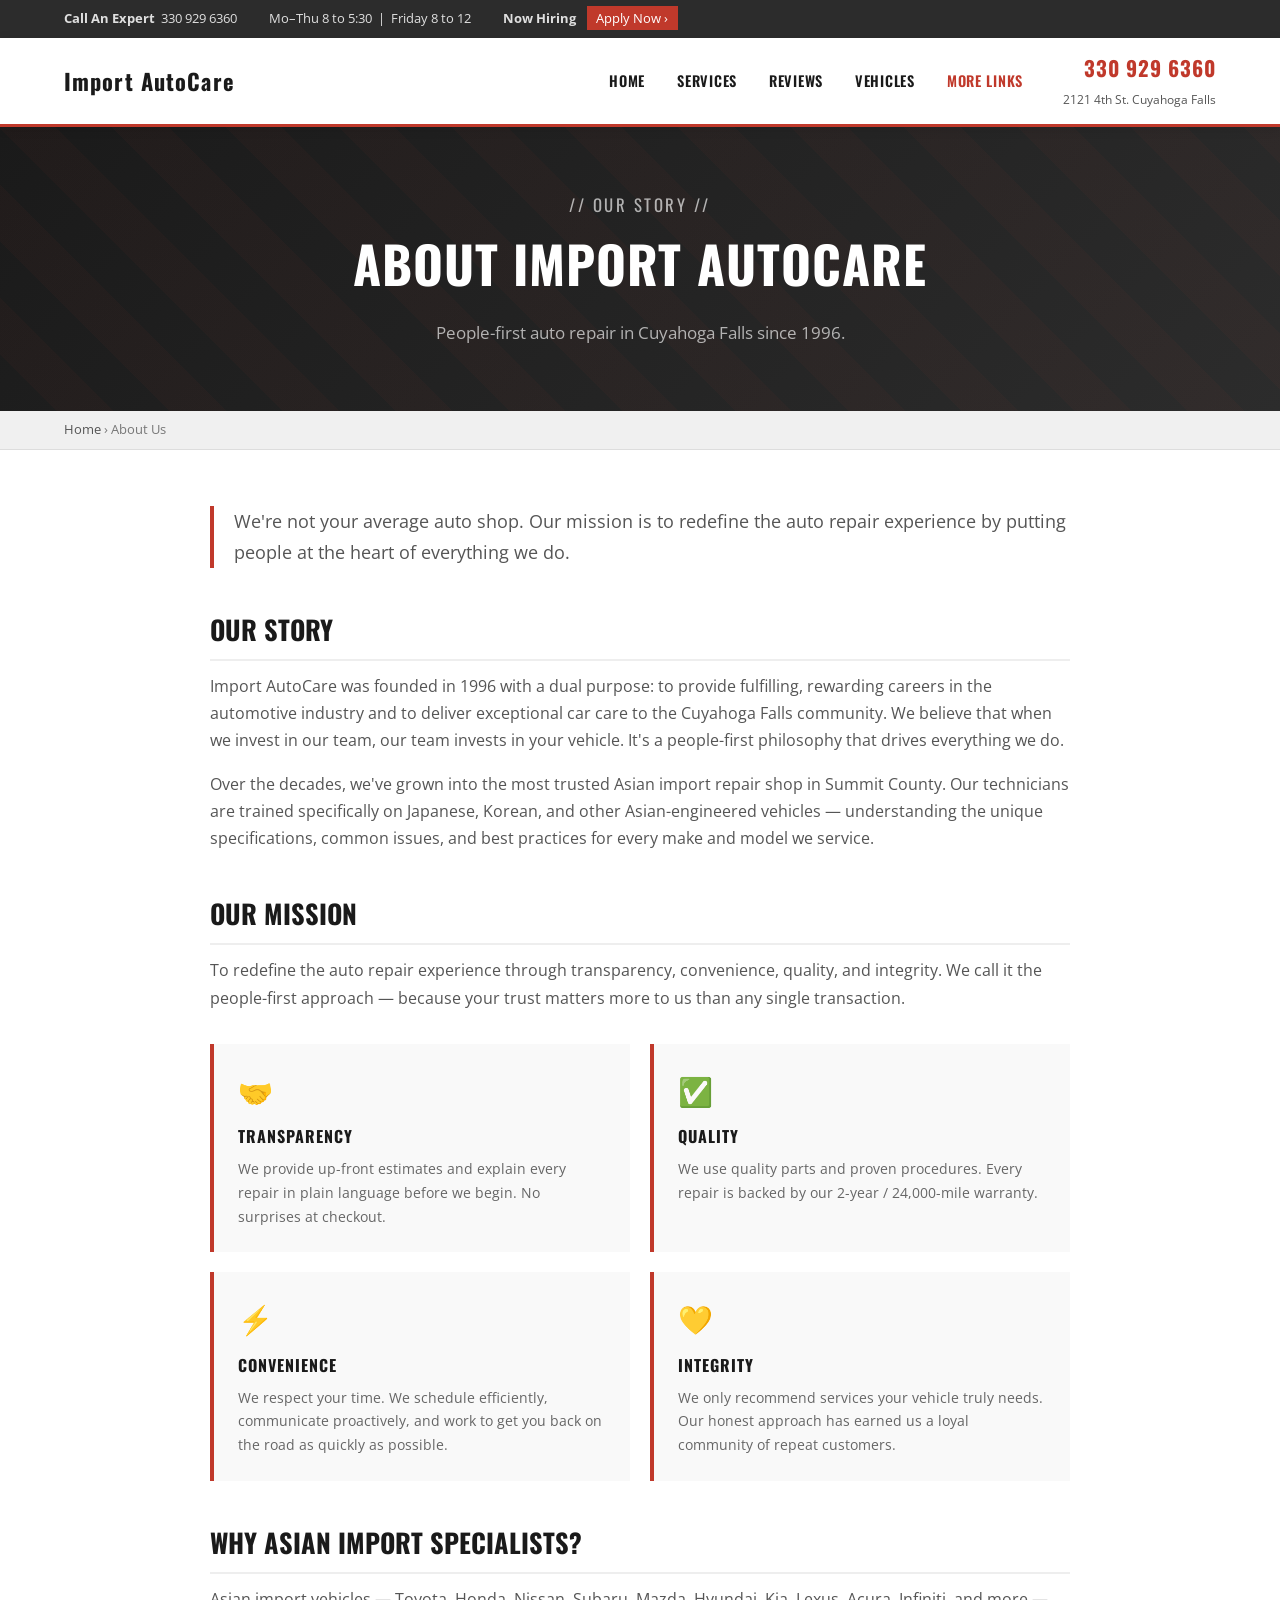
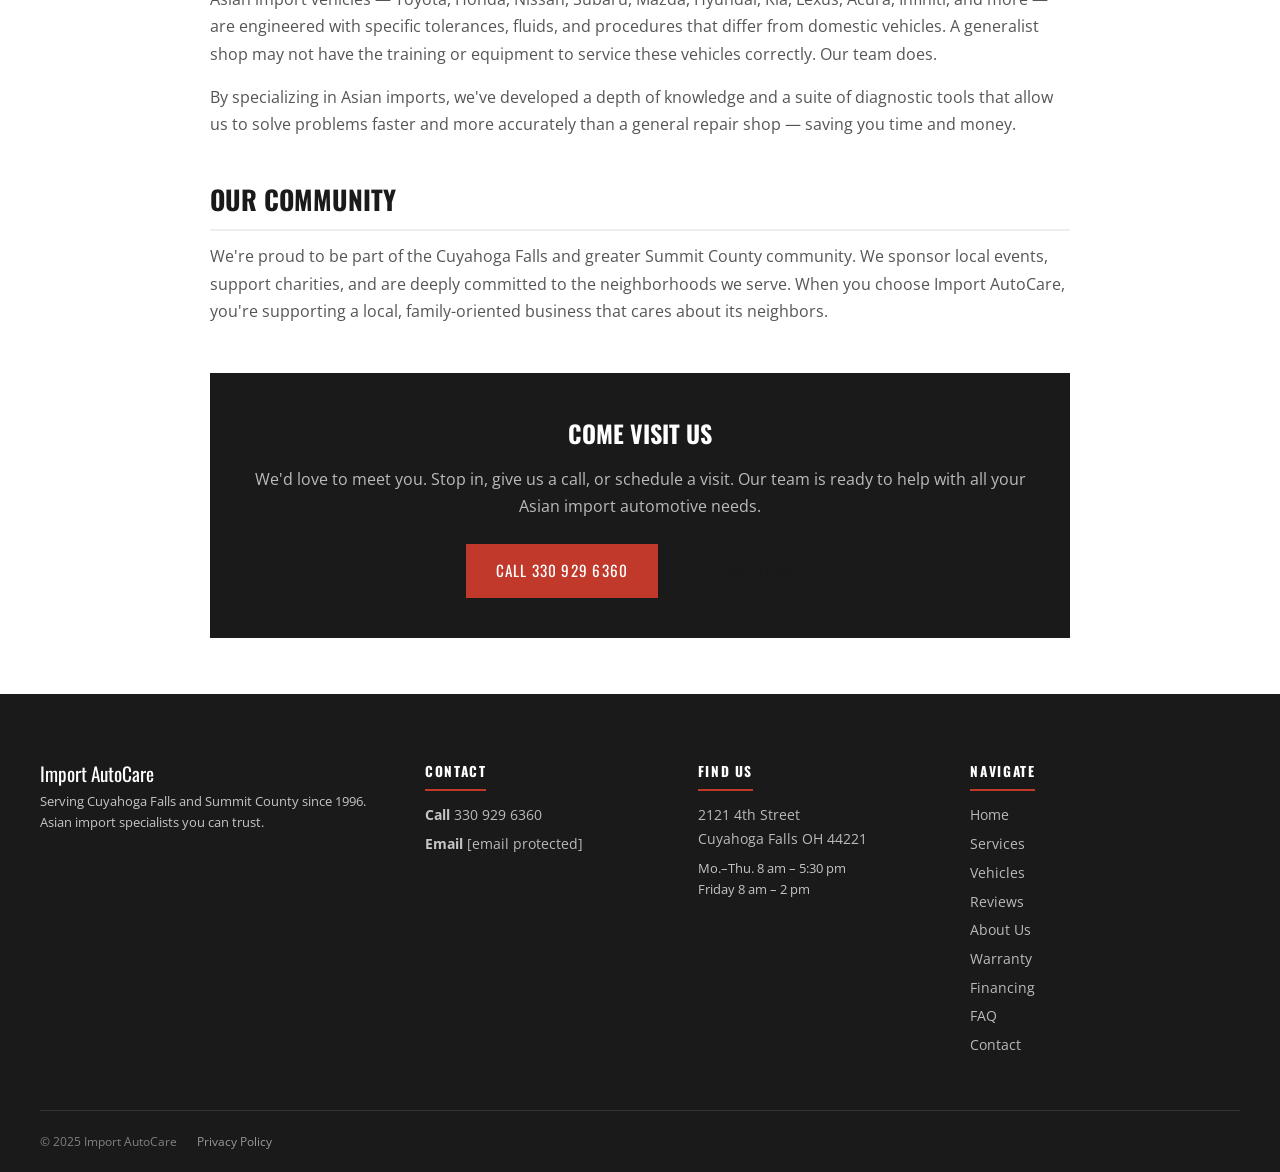
<file: about.html>
<!DOCTYPE html>
<html lang="en">
<head>
  <meta charset="UTF-8" />
  <meta name="viewport" content="width=device-width, initial-scale=1.0" />
  <title>About Us | Import AutoCare – Cuyahoga Falls OH</title>
  <meta name="description" content="Learn about Import AutoCare – Asian import repair specialists in Cuyahoga Falls, OH since 1996. People-first auto repair." />
  <link rel="preconnect" href="https://fonts.googleapis.com" />
  <link rel="preconnect" href="https://fonts.gstatic.com" crossorigin />
  <link href="https://fonts.googleapis.com/css2?family=Oswald:wght@400;600;700&family=Open+Sans:wght@400;600&display=swap" rel="stylesheet" />
  <link rel="stylesheet" href="styles.css" />
  <link rel="stylesheet" href="page.css" />
</head>
<body>

  <div class="topbar">
    <div class="topbar-inner">
      <span class="topbar-item"><strong>Call An Expert</strong> &nbsp;<a href="tel:3309296360">330 929 6360</a></span>
      <span class="topbar-item">Mo–Thu 8 to 5:30 &nbsp;|&nbsp; Friday 8 to 12</span>
      <span class="topbar-item hiring"><strong>Now Hiring</strong> &nbsp;<a href="../team-application/">Apply Now &rsaquo;</a></span>
    </div>
  </div>

  <header class="site-header">
    <div class="header-inner">
      <a href="/" class="logo"><span class="logo-text">Import AutoCare</span></a>
      <nav class="main-nav" id="mainNav">
        <ul>
          <li><a href="/">Home</a></li>
          <li><a href="services.html">Services</a></li>
          <li><a href="reviews.html">Reviews</a></li>
          <li><a href="vehicles.html">Vehicles</a></li>
          <li class="has-dropdown"><a href="#" class="active">More Links</a>
            <ul class="dropdown">
              <li><a href="about.html">Learn About Us</a></li>
              <li><a href="financing.html">Financing Plans</a></li>
              <li><a href="warranty.html">Our Warranty</a></li>
              <li><a href="contact.html">Contact Us</a></li>
              <li><a href="faq.html">FAQ Library</a></li>
            </ul>
          </li>
        </ul>
      </nav>
      <div class="header-contact">
        <a href="tel:3309296360" class="phone-link">330 929 6360</a>
        <span class="address-mini">2121 4th St. Cuyahoga Falls</span>
      </div>
      <button class="hamburger" id="hamburger" aria-label="Toggle menu"><span></span><span></span><span></span></button>
    </div>
  </header>

  <section class="page-hero">
    <div class="page-hero-content">
      <p class="eyebrow">// Our Story //</p>
      <h1>About Import AutoCare</h1>
      <p>People-first auto repair in Cuyahoga Falls since 1996.</p>
    </div>
  </section>

  <div class="breadcrumb"><div class="breadcrumb-inner"><a href="/">Home</a> &rsaquo; About Us</div></div>

  <main class="page-main">
    <div class="page-content">

      <p class="lead">We're not your average auto shop. Our mission is to redefine the auto repair experience by putting people at the heart of everything we do.</p>

      <h2>Our Story</h2>
      <p>Import AutoCare was founded in 1996 with a dual purpose: to provide fulfilling, rewarding careers in the automotive industry and to deliver exceptional car care to the Cuyahoga Falls community. We believe that when we invest in our team, our team invests in your vehicle. It's a people-first philosophy that drives everything we do.</p>
      <p>Over the decades, we've grown into the most trusted Asian import repair shop in Summit County. Our technicians are trained specifically on Japanese, Korean, and other Asian-engineered vehicles — understanding the unique specifications, common issues, and best practices for every make and model we service.</p>

      <h2>Our Mission</h2>
      <p>To redefine the auto repair experience through transparency, convenience, quality, and integrity. We call it the people-first approach — because your trust matters more to us than any single transaction.</p>

      <div class="about-values-grid">
        <div class="value-card">
          <div class="value-icon">🤝</div>
          <h3>Transparency</h3>
          <p>We provide up-front estimates and explain every repair in plain language before we begin. No surprises at checkout.</p>
        </div>
        <div class="value-card">
          <div class="value-icon">✅</div>
          <h3>Quality</h3>
          <p>We use quality parts and proven procedures. Every repair is backed by our 2-year / 24,000-mile warranty.</p>
        </div>
        <div class="value-card">
          <div class="value-icon">⚡</div>
          <h3>Convenience</h3>
          <p>We respect your time. We schedule efficiently, communicate proactively, and work to get you back on the road as quickly as possible.</p>
        </div>
        <div class="value-card">
          <div class="value-icon">💛</div>
          <h3>Integrity</h3>
          <p>We only recommend services your vehicle truly needs. Our honest approach has earned us a loyal community of repeat customers.</p>
        </div>
      </div>

      <h2>Why Asian Import Specialists?</h2>
      <p>Asian import vehicles — Toyota, Honda, Nissan, Subaru, Mazda, Hyundai, Kia, Lexus, Acura, Infiniti, and more — are engineered with specific tolerances, fluids, and procedures that differ from domestic vehicles. A generalist shop may not have the training or equipment to service these vehicles correctly. Our team does.</p>
      <p>By specializing in Asian imports, we've developed a depth of knowledge and a suite of diagnostic tools that allow us to solve problems faster and more accurately than a general repair shop — saving you time and money.</p>

      <h2>Our Community</h2>
      <p>We're proud to be part of the Cuyahoga Falls and greater Summit County community. We sponsor local events, support charities, and are deeply committed to the neighborhoods we serve. When you choose Import AutoCare, you're supporting a local, family-oriented business that cares about its neighbors.</p>

      <div class="callout-box">
        <h3>Come visit us</h3>
        <p>We'd love to meet you. Stop in, give us a call, or schedule a visit. Our team is ready to help with all your Asian import automotive needs.</p>
        <a href="tel:3309296360" class="btn-primary" style="margin-right:.75rem">Call 330 929 6360</a>
        <a href="contact.html" class="btn-outline dark">Get Directions</a>
      </div>

    </div>
  </main>

  <footer class="site-footer">
    <div class="footer-inner">
      <div class="footer-logo-col">
        <span class="footer-logo-text">Import AutoCare</span>
        <p>Serving Cuyahoga Falls and Summit County since 1996. Asian import specialists you can trust.</p>
      </div>
      <div class="footer-col">
        <h4>Contact</h4>
        <ul>
          <li><strong>Call</strong> <a href="tel:3309296360">330 929 6360</a></li>
          <li><strong>Email</strong> <a href="/cdn-cgi/l/email-protection#f294939e9e819387869d809782939b80b2959f939b9edc919d9f"><span class="__cf_email__" data-cfemail="f294939e9e819387869d809782939b80b2959f939b9edc919d9f">[email&#160;protected]</span></a></li>
        </ul>
      </div>
      <div class="footer-col">
        <h4>Find Us</h4>
        <address><a href="https://maps.app.goo.gl/685YDXmhsiS2AwNK8" target="_blank">2121 4th Street<br />Cuyahoga Falls OH 44221</a></address>
        <p class="footer-hours">Mo.–Thu. 8 am – 5:30 pm<br />Friday 8 am – 2 pm</p>
      </div>
      <div class="footer-col">
        <h4>Navigate</h4>
        <ul>
          <li><a href="/">Home</a></li><li><a href="services.html">Services</a></li>
          <li><a href="vehicles.html">Vehicles</a></li><li><a href="reviews.html">Reviews</a></li>
          <li><a href="about.html">About Us</a></li><li><a href="warranty.html">Warranty</a></li>
          <li><a href="financing.html">Financing</a></li><li><a href="faq.html">FAQ</a></li>
          <li><a href="contact.html">Contact</a></li>
        </ul>
      </div>
    </div>
    <div class="footer-bottom">
      <span>© 2025 Import AutoCare</span>
      <span><a href="privacy.html">Privacy Policy</a></span>
      <span>
</file>
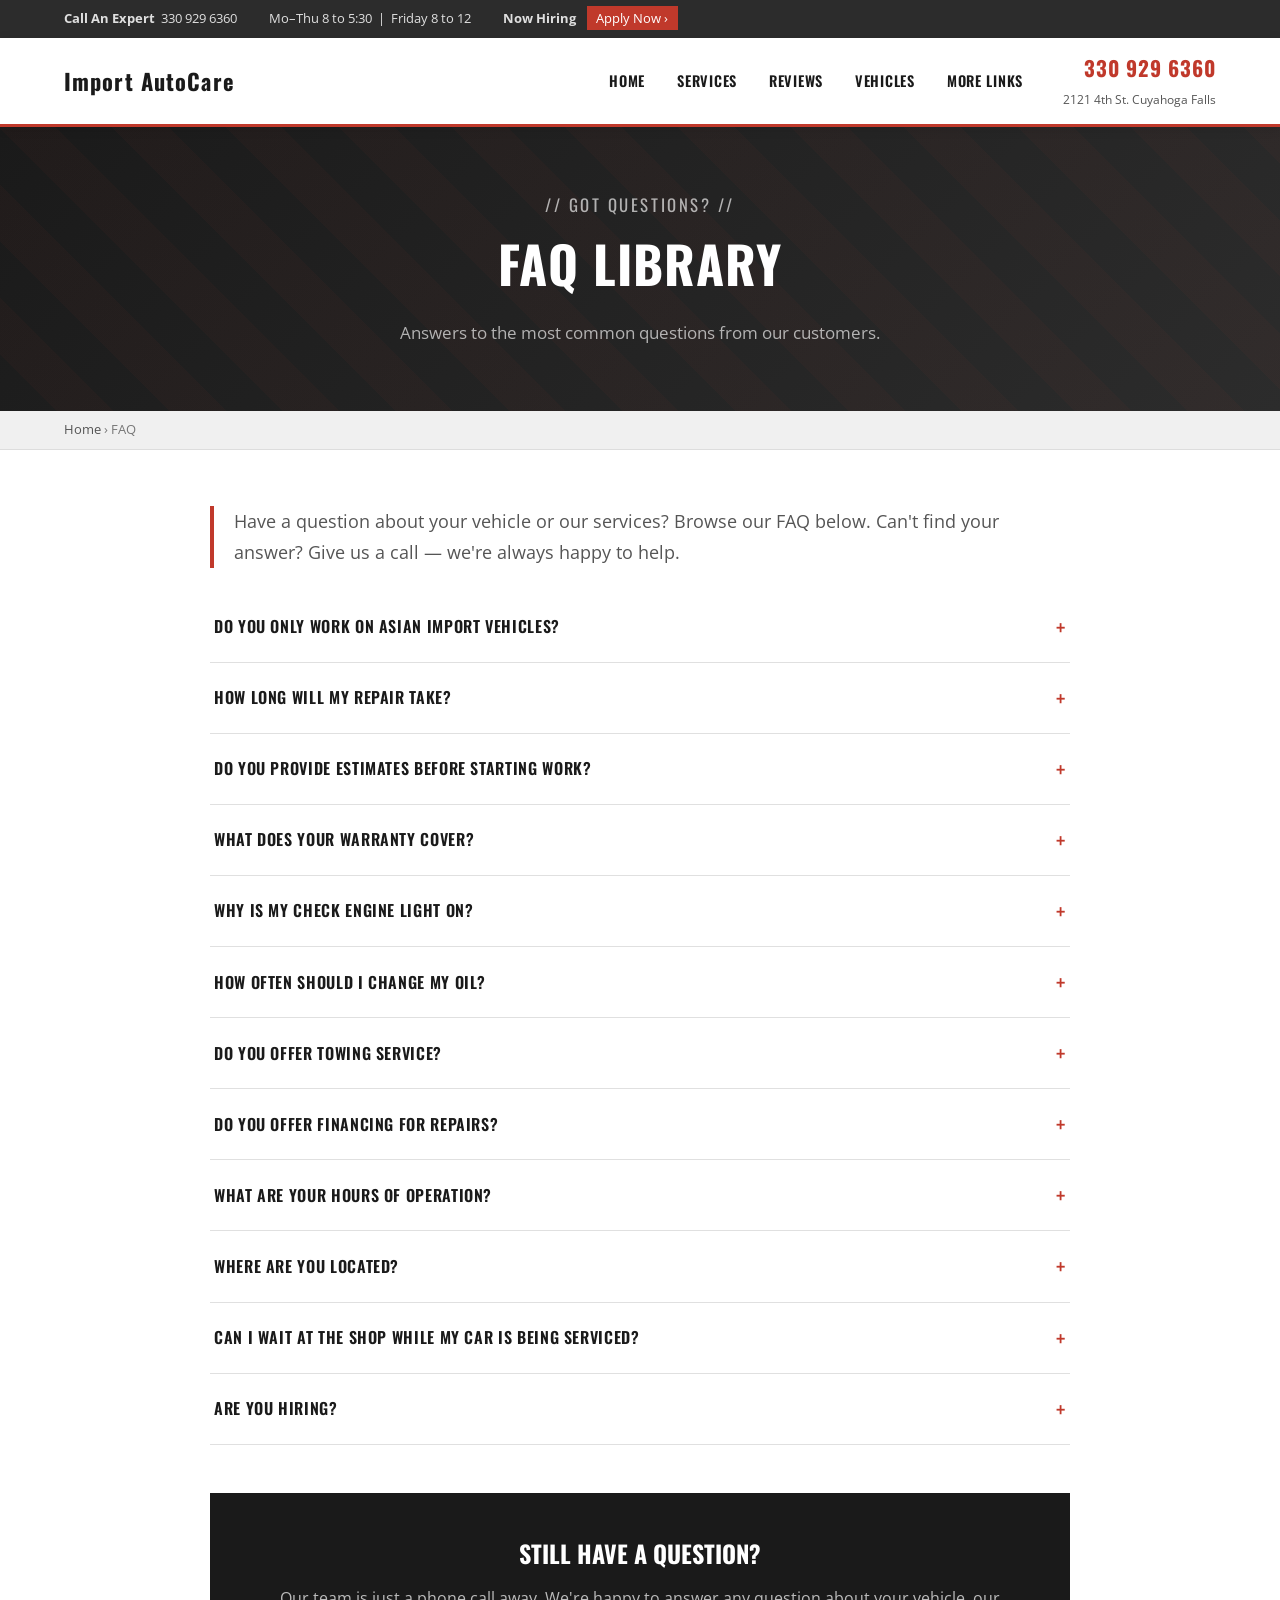
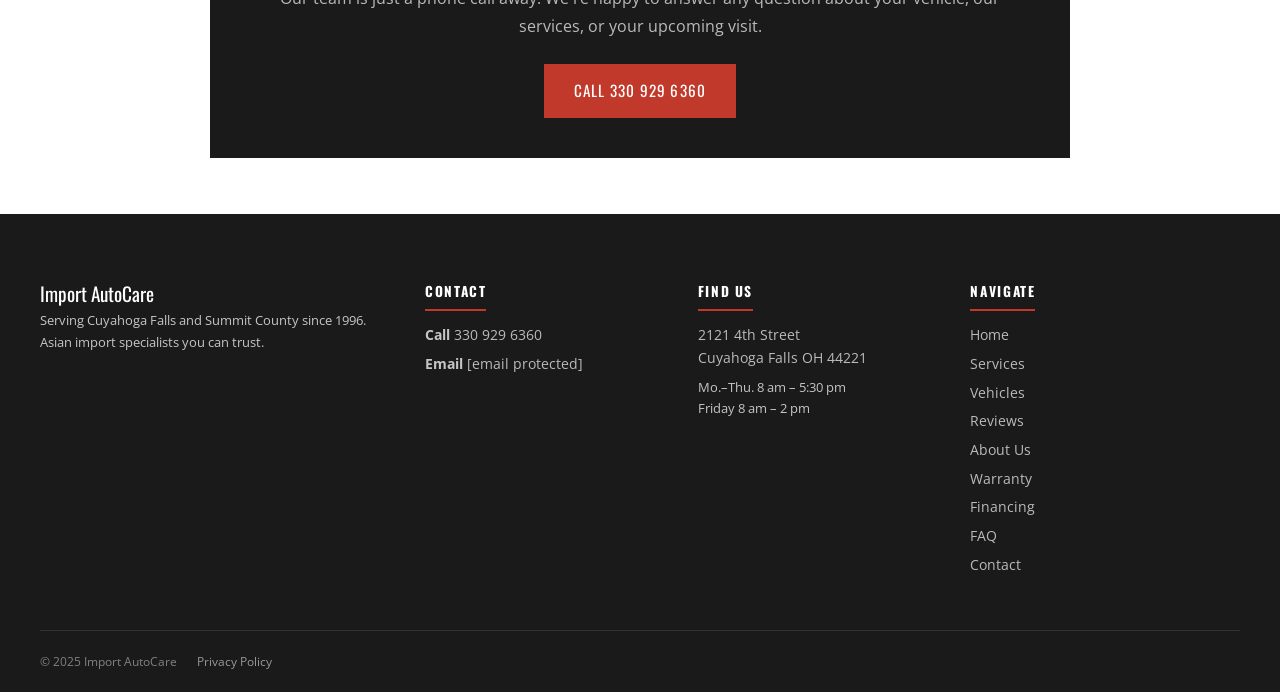
<file: faq.html>
<!DOCTYPE html>
<html lang="en">
<head>
  <meta charset="UTF-8" />
  <meta name="viewport" content="width=device-width, initial-scale=1.0" />
  <title>FAQ | Import AutoCare – Cuyahoga Falls OH</title>
  <meta name="description" content="Frequently asked questions about Asian import auto repair at Import AutoCare in Cuyahoga Falls, OH." />
  <link rel="preconnect" href="https://fonts.googleapis.com" />
  <link rel="preconnect" href="https://fonts.gstatic.com" crossorigin />
  <link href="https://fonts.googleapis.com/css2?family=Oswald:wght@400;600;700&family=Open+Sans:wght@400;600&display=swap" rel="stylesheet" />
  <link rel="stylesheet" href="styles.css" />
  <link rel="stylesheet" href="page.css" />
</head>
<body>

  <div class="topbar">
    <div class="topbar-inner">
      <span class="topbar-item"><strong>Call An Expert</strong> &nbsp;<a href="tel:3309296360">330 929 6360</a></span>
      <span class="topbar-item">Mo–Thu 8 to 5:30 &nbsp;|&nbsp; Friday 8 to 12</span>
      <span class="topbar-item hiring"><strong>Now Hiring</strong> &nbsp;<a href="../team-application/">Apply Now &rsaquo;</a></span>
    </div>
  </div>

  <header class="site-header">
    <div class="header-inner">
      <a href="/" class="logo"><span class="logo-text">Import AutoCare</span></a>
      <nav class="main-nav" id="mainNav">
        <ul>
          <li><a href="/">Home</a></li>
          <li><a href="services.html">Services</a></li>
          <li><a href="reviews.html">Reviews</a></li>
          <li><a href="vehicles.html">Vehicles</a></li>
          <li class="has-dropdown"><a href="#">More Links</a>
            <ul class="dropdown">
              <li><a href="about.html">Learn About Us</a></li>
              <li><a href="financing.html">Financing Plans</a></li>
              <li><a href="warranty.html">Our Warranty</a></li>
              <li><a href="contact.html">Contact Us</a></li>
              <li><a href="faq.html" class="active">FAQ Library</a></li>
            </ul>
          </li>
        </ul>
      </nav>
      <div class="header-contact">
        <a href="tel:3309296360" class="phone-link">330 929 6360</a>
        <span class="address-mini">2121 4th St. Cuyahoga Falls</span>
      </div>
      <button class="hamburger" id="hamburger" aria-label="Toggle menu"><span></span><span></span><span></span></button>
    </div>
  </header>

  <section class="page-hero">
    <div class="page-hero-content">
      <p class="eyebrow">// Got Questions? //</p>
      <h1>FAQ Library</h1>
      <p>Answers to the most common questions from our customers.</p>
    </div>
  </section>

  <div class="breadcrumb"><div class="breadcrumb-inner"><a href="/">Home</a> &rsaquo; FAQ</div></div>

  <main class="page-main">
    <div class="page-content">

      <p class="lead">Have a question about your vehicle or our services? Browse our FAQ below. Can't find your answer? Give us a call — we're always happy to help.</p>

      <div class="faq-list">

        <details class="faq-item">
          <summary>Do you only work on Asian import vehicles?</summary>
          <p>We specialize in Asian import vehicles including Toyota, Honda, Nissan, Subaru, Mazda, Hyundai, Kia, Lexus, Acura, Infiniti, Mitsubishi, and Suzuki. By focusing on these makes, our technicians develop a deep expertise that results in faster, more accurate diagnoses and repairs.</p>
        </details>

        <details class="faq-item">
          <summary>How long will my repair take?</summary>
          <p>Repair times vary greatly depending on the type of service. Many routine maintenance services (oil changes, brake pads) can be completed the same day, often within a couple of hours. More complex repairs may require additional time. We'll always give you an estimated completion time when you drop off your vehicle, and we'll communicate promptly if anything changes.</p>
        </details>

        <details class="faq-item">
          <summary>Do you provide estimates before starting work?</summary>
          <p>Absolutely. We always provide a clear, written estimate before any work begins. We won't start a repair without your approval. If we discover additional issues during the repair, we'll contact you immediately with a revised estimate — no surprises.</p>
        </details>

        <details class="faq-item">
          <summary>What does your warranty cover?</summary>
          <p>Our warranty covers parts and labor for repairs performed at our shop for 24 months or 24,000 miles, whichever comes first. The warranty is honored nationwide at participating repair facilities. For full details, visit our <a href="warranty.html">Warranty page</a>.</p>
        </details>

        <details class="faq-item">
          <summary>Why is my check engine light on?</summary>
          <p>A check engine light can indicate a wide range of issues — from something as minor as a loose gas cap to a more serious engine or emissions problem. Our technicians use advanced diagnostic equipment to read the fault codes from your vehicle's computer and identify the root cause quickly and accurately.</p>
        </details>

        <details class="faq-item">
          <summary>How often should I change my oil?</summary>
          <p>The old "every 3,000 miles" rule no longer applies to most modern vehicles. Many Asian imports running full-synthetic oil can go 5,000–10,000 miles between oil changes. We recommend following your vehicle manufacturer's recommended interval, which you'll find in your owner's manual — or just ask us and we'll advise based on your specific vehicle and driving habits.</p>
        </details>

        <details class="faq-item">
          <summary>Do you offer towing service?</summary>
          <p>Yes! If your vehicle can't make it to our shop under its own power, we can help arrange towing. Visit our <a href="towing.html">Towing Service page</a> or call us at <a href="tel:3309296360">330 929 6360</a> for assistance.</p>
        </details>

        <details class="faq-item">
          <summary>Do you offer financing for repairs?</summary>
          <p>Yes. We offer financing options to help spread the cost of unexpected repairs into manageable monthly payments. Ask our service advisor for details, or visit our <a href="financing.html">Financing page</a>.</p>
        </details>

        <details class="faq-item">
          <summary>What are your hours of operation?</summary>
          <p>We're open Monday through Thursday from 8:00 AM to 5:30 PM, and Friday from 8:00 AM to 2:00 PM. We are closed on weekends.</p>
        </details>

        <details class="faq-item">
          <summary>Where are you located?</summary>
          <p>We're located at 2121 4th Street, Cuyahoga Falls, OH 44221 — conveniently serving Cuyahoga Falls, Akron, and the greater Summit County area. <a href="https://maps.app.goo.gl/685YDXmhsiS2AwNK8" target="_blank">Get directions on Google Maps</a>.</p>
        </details>

        <details class="faq-item">
          <summary>Can I wait at the shop while my car is being serviced?</summary>
          <p>Yes! We have a comfortable waiting area for customers. For longer repairs, we're happy to discuss other transportation arrangements as needed.</p>
        </details>

        <details class="faq-item">
          <summary>Are you hiring?</summary>
          <p>We're often looking for qualified automotive professionals who share our people-first values. Visit our <a href="/team-application/">Team Application page</a> to learn more and apply.</p>
        </details>

      </div>

      <div class="callout-box">
        <h3>Still have a question?</h3>
        <p>Our team is just a phone call away. We're happy to answer any question about your vehicle, our services, or your upcoming visit.</p>
        <a href="tel:3309296360" class="btn-primary">Call 330 929 6360</a>
      </div>

    </div>
  </main>

  <footer class="site-footer">
    <div class="footer-inner">
      <div class="footer-logo-col">
        <span class="footer-logo-text">Import AutoCare</span>
        <p>Serving Cuyahoga Falls and Summit County since 1996. Asian import specialists you can trust.</p>
      </div>
      <div class="footer-col">
        <h4>Contact</h4>
        <ul>
          <li><strong>Call</strong> <a href="tel:3309296360">330 929 6360</a></li>
          <li><strong>Email</strong> <a href="/cdn-cgi/l/email-protection#fd9b9c91918e9c8889928f988d9c948fbd9a909c9491d39e9290"><span class="__cf_email__" data-cfemail="81e7e0ededf2e0f4f5eef3e4f1e0e8f3c1e6ece0e8edafe2eeec">[email&#160;protected]</span></a></li>
        </ul>
      </div>
      <div class="footer-col">
        <h4>Find Us</h4>
        <address><a href="https://maps.app.goo.gl/685YDXmhsiS2AwNK8" target="_blank">2121 4th Street<br />Cuyahoga Falls OH 44221</a></address>
        <p class="footer-hours">Mo.–Thu. 8 am – 5:30 pm<br />Friday 8 am – 2 pm</p>
      </div>
      <div class="footer-col">
        <h4>Navigate</h4>
        <ul>
          <li><a href="/">Home</a></li><li><a href="services.html">Services</a></li>
          <li><a href="vehicles.html">Vehicles</a></li><li><a href="reviews.html">Reviews</a></li>
          <li><a href="about.html">About Us</a></li><li><a href="warranty.html">Warranty</a></li>
          <li><a href="financing.html">Financing</a></li><li><a href="faq.html">FAQ</a></li>
          <li><a href="contact.html">Contact</a></li>
        </ul>
      </div>
    </div>
    <div class="footer-bottom">
      <span>© 2025 Import AutoCare</span>
      <span><a href="privacy.html">Privacy Policy</a></span>
      <span>
</file>
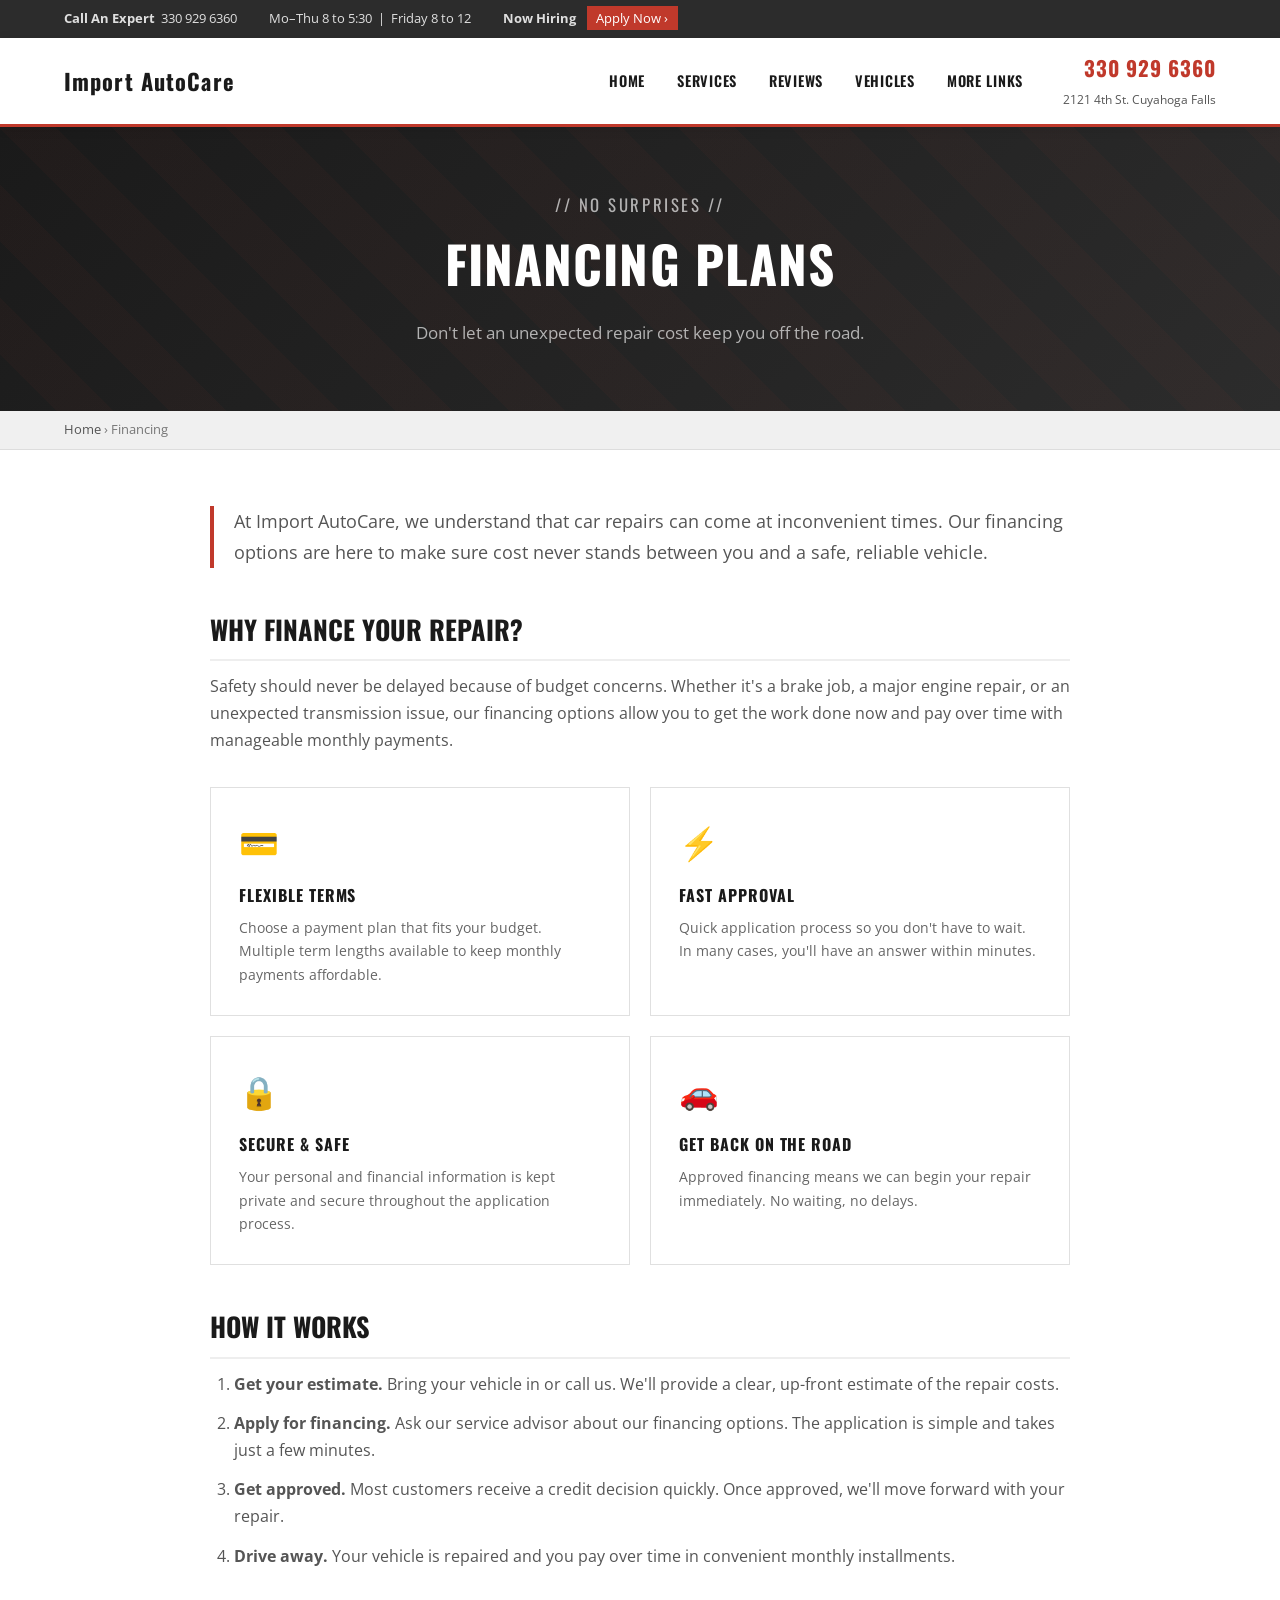
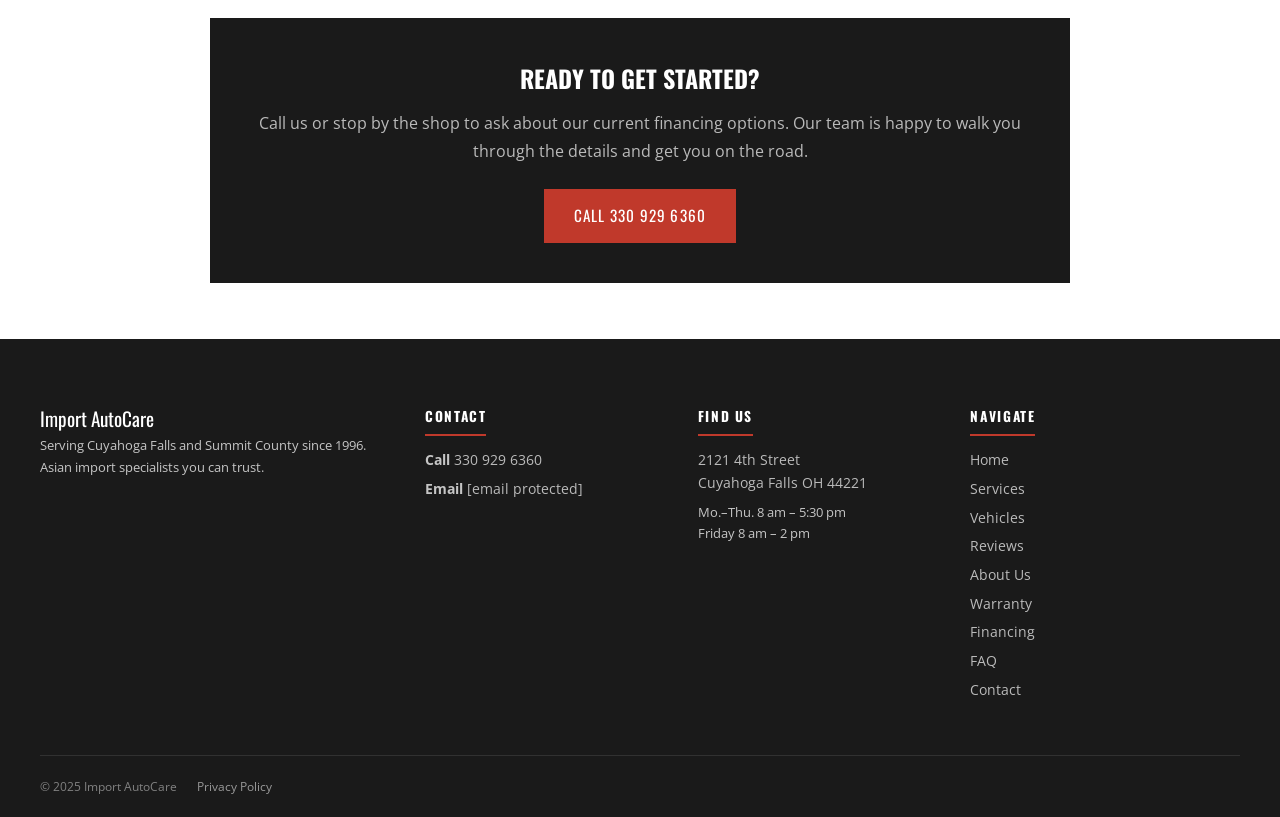
<file: financing.html>
<!DOCTYPE html>
<html lang="en">
<head>
  <meta charset="UTF-8" />
  <meta name="viewport" content="width=device-width, initial-scale=1.0" />
  <title>Financing Plans | Import AutoCare – Cuyahoga Falls OH</title>
  <meta name="description" content="Flexible financing options for auto repair at Import AutoCare in Cuyahoga Falls, OH. Don't let cost delay a necessary repair." />
  <link rel="preconnect" href="https://fonts.googleapis.com" />
  <link rel="preconnect" href="https://fonts.gstatic.com" crossorigin />
  <link href="https://fonts.googleapis.com/css2?family=Oswald:wght@400;600;700&family=Open+Sans:wght@400;600&display=swap" rel="stylesheet" />
  <link rel="stylesheet" href="styles.css" />
  <link rel="stylesheet" href="page.css" />
</head>
<body>

  <div class="topbar">
    <div class="topbar-inner">
      <span class="topbar-item"><strong>Call An Expert</strong> &nbsp;<a href="tel:3309296360">330 929 6360</a></span>
      <span class="topbar-item">Mo–Thu 8 to 5:30 &nbsp;|&nbsp; Friday 8 to 12</span>
      <span class="topbar-item hiring"><strong>Now Hiring</strong> &nbsp;<a href="../team-application/">Apply Now &rsaquo;</a></span>
    </div>
  </div>

  <header class="site-header">
    <div class="header-inner">
      <a href="/" class="logo"><span class="logo-text">Import AutoCare</span></a>
      <nav class="main-nav" id="mainNav">
        <ul>
          <li><a href="/">Home</a></li>
          <li><a href="services.html">Services</a></li>
          <li><a href="reviews.html">Reviews</a></li>
          <li><a href="vehicles.html">Vehicles</a></li>
          <li class="has-dropdown"><a href="#">More Links</a>
            <ul class="dropdown">
              <li><a href="about.html">Learn About Us</a></li>
              <li><a href="financing.html" class="active">Financing Plans</a></li>
              <li><a href="warranty.html">Our Warranty</a></li>
              <li><a href="contact.html">Contact Us</a></li>
              <li><a href="faq.html">FAQ Library</a></li>
            </ul>
          </li>
        </ul>
      </nav>
      <div class="header-contact">
        <a href="tel:3309296360" class="phone-link">330 929 6360</a>
        <span class="address-mini">2121 4th St. Cuyahoga Falls</span>
      </div>
      <button class="hamburger" id="hamburger" aria-label="Toggle menu"><span></span><span></span><span></span></button>
    </div>
  </header>

  <section class="page-hero">
    <div class="page-hero-content">
      <p class="eyebrow">// No Surprises //</p>
      <h1>Financing Plans</h1>
      <p>Don't let an unexpected repair cost keep you off the road.</p>
    </div>
  </section>

  <div class="breadcrumb"><div class="breadcrumb-inner"><a href="/">Home</a> &rsaquo; Financing</div></div>

  <main class="page-main">
    <div class="page-content">

      <p class="lead">At Import AutoCare, we understand that car repairs can come at inconvenient times. Our financing options are here to make sure cost never stands between you and a safe, reliable vehicle.</p>

      <h2>Why Finance Your Repair?</h2>
      <p>Safety should never be delayed because of budget concerns. Whether it's a brake job, a major engine repair, or an unexpected transmission issue, our financing options allow you to get the work done now and pay over time with manageable monthly payments.</p>

      <div class="financing-benefits">
        <div class="fin-card">
          <div class="fin-icon">💳</div>
          <h3>Flexible Terms</h3>
          <p>Choose a payment plan that fits your budget. Multiple term lengths available to keep monthly payments affordable.</p>
        </div>
        <div class="fin-card">
          <div class="fin-icon">⚡</div>
          <h3>Fast Approval</h3>
          <p>Quick application process so you don't have to wait. In many cases, you'll have an answer within minutes.</p>
        </div>
        <div class="fin-card">
          <div class="fin-icon">🔒</div>
          <h3>Secure &amp; Safe</h3>
          <p>Your personal and financial information is kept private and secure throughout the application process.</p>
        </div>
        <div class="fin-card">
          <div class="fin-icon">🚗</div>
          <h3>Get Back on the Road</h3>
          <p>Approved financing means we can begin your repair immediately. No waiting, no delays.</p>
        </div>
      </div>

      <h2>How It Works</h2>
      <ol class="warranty-steps">
        <li><strong>Get your estimate.</strong> Bring your vehicle in or call us. We'll provide a clear, up-front estimate of the repair costs.</li>
        <li><strong>Apply for financing.</strong> Ask our service advisor about our financing options. The application is simple and takes just a few minutes.</li>
        <li><strong>Get approved.</strong> Most customers receive a credit decision quickly. Once approved, we'll move forward with your repair.</li>
        <li><strong>Drive away.</strong> Your vehicle is repaired and you pay over time in convenient monthly installments.</li>
      </ol>

      <div class="callout-box">
        <h3>Ready to get started?</h3>
        <p>Call us or stop by the shop to ask about our current financing options. Our team is happy to walk you through the details and get you on the road.</p>
        <a href="tel:3309296360" class="btn-primary">Call 330 929 6360</a>
      </div>

    </div>
  </main>

  <footer class="site-footer">
    <div class="footer-inner">
      <div class="footer-logo-col">
        <span class="footer-logo-text">Import AutoCare</span>
        <p>Serving Cuyahoga Falls and Summit County since 1996. Asian import specialists you can trust.</p>
      </div>
      <div class="footer-col">
        <h4>Contact</h4>
        <ul>
          <li><strong>Call</strong> <a href="tel:3309296360">330 929 6360</a></li>
          <li><strong>Email</strong> <a href="/cdn-cgi/l/email-protection#6402050808170511100b160114050d16240309050d084a070b09"><span class="__cf_email__" data-cfemail="7610171a1a0517030219041306171f0436111b171f1a5815191b">[email&#160;protected]</span></a></li>
        </ul>
      </div>
      <div class="footer-col">
        <h4>Find Us</h4>
        <address><a href="https://maps.app.goo.gl/685YDXmhsiS2AwNK8" target="_blank">2121 4th Street<br />Cuyahoga Falls OH 44221</a></address>
        <p class="footer-hours">Mo.–Thu. 8 am – 5:30 pm<br />Friday 8 am – 2 pm</p>
      </div>
      <div class="footer-col">
        <h4>Navigate</h4>
        <ul>
          <li><a href="/">Home</a></li><li><a href="services.html">Services</a></li>
          <li><a href="vehicles.html">Vehicles</a></li><li><a href="reviews.html">Reviews</a></li>
          <li><a href="about.html">About Us</a></li><li><a href="warranty.html">Warranty</a></li>
          <li><a href="financing.html">Financing</a></li><li><a href="faq.html">FAQ</a></li>
          <li><a href="contact.html">Contact</a></li>
        </ul>
      </div>
    </div>
    <div class="footer-bottom">
      <span>© 2025 Import AutoCare</span>
      <span><a href="privacy.html">Privacy Policy</a></span>
      <span>
</file>
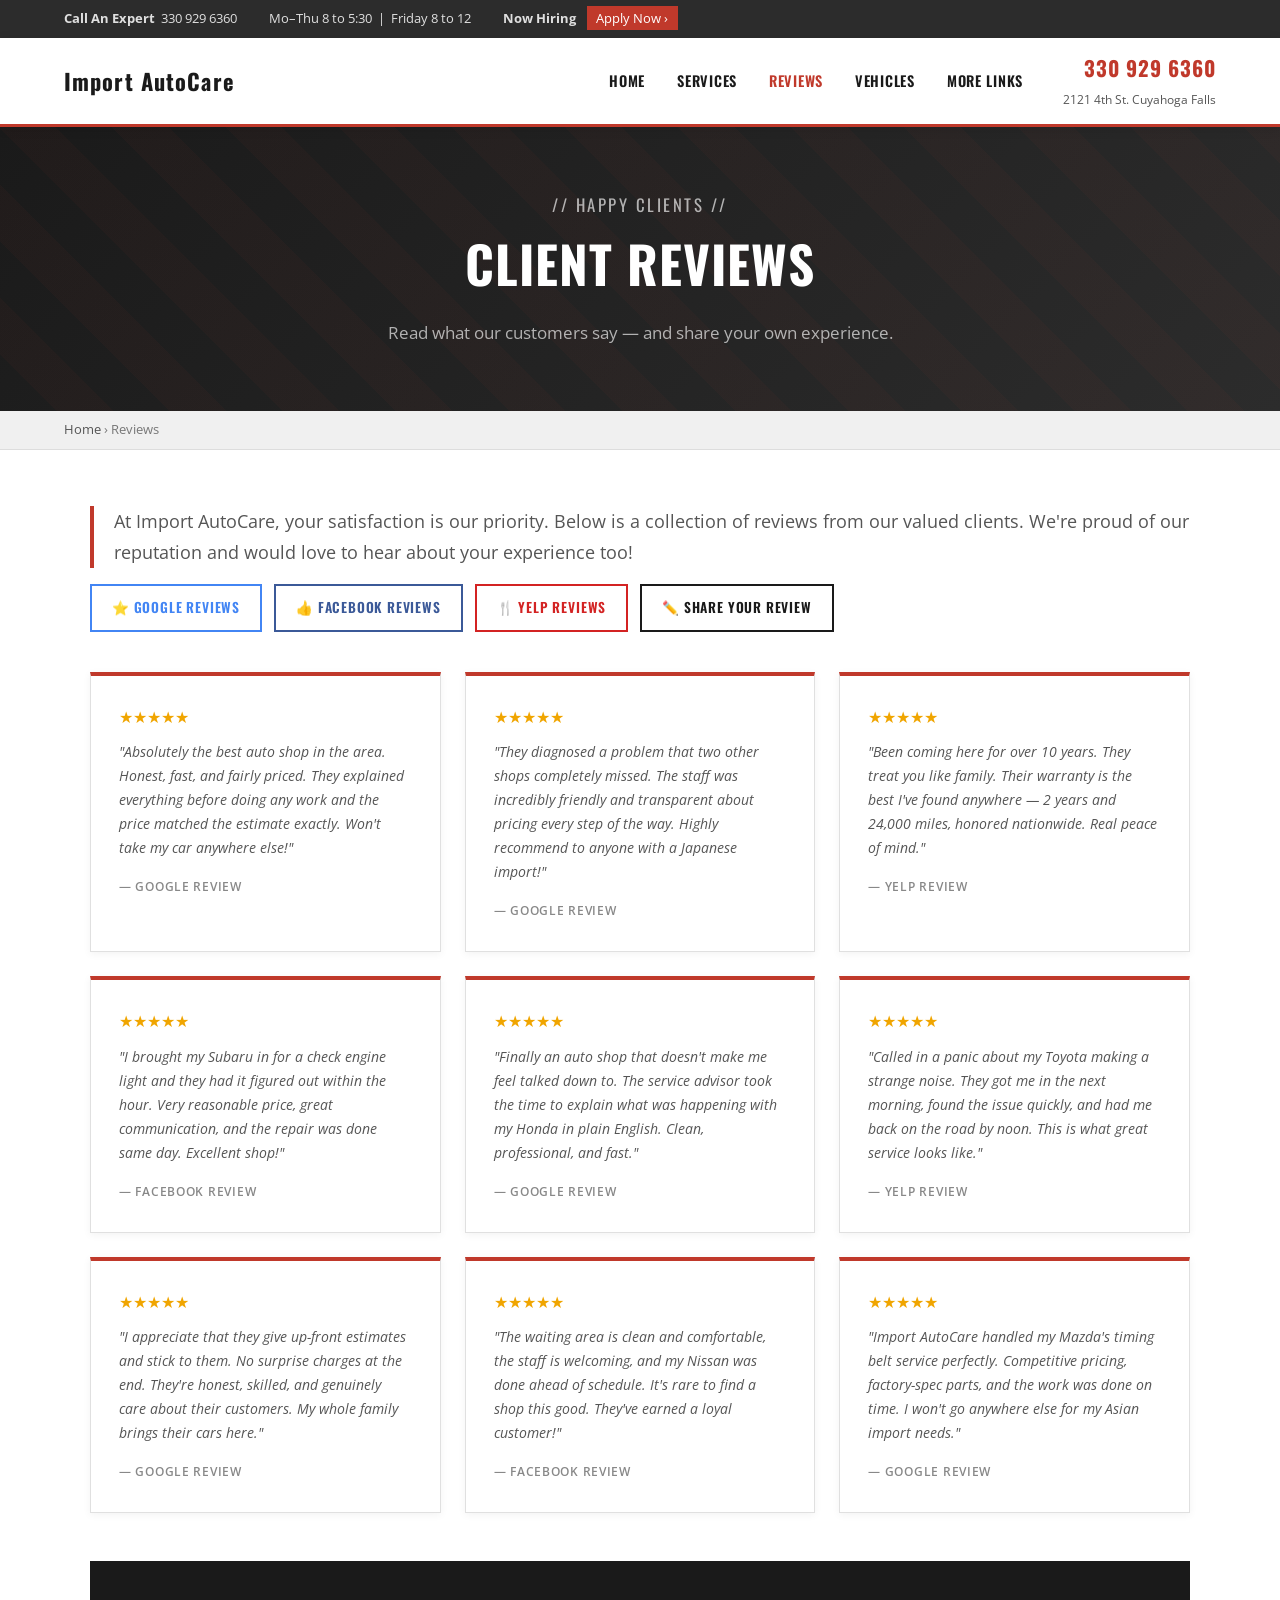
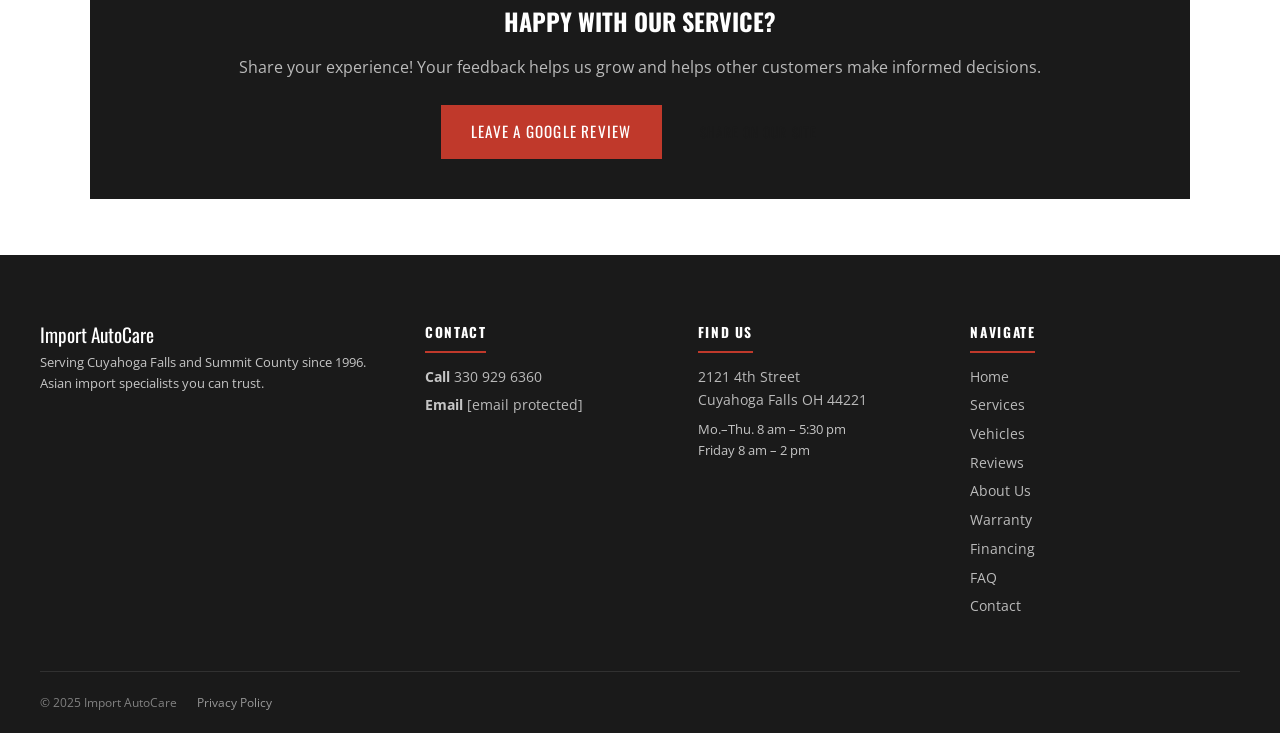
<file: reviews.html>
<!DOCTYPE html>
<html lang="en">
<head>
  <meta charset="UTF-8" />
  <meta name="viewport" content="width=device-width, initial-scale=1.0" />
  <title>Client Reviews | Import AutoCare – Cuyahoga Falls OH</title>
  <meta name="description" content="Read client reviews for Import AutoCare in Cuyahoga Falls, Ohio. Rated #1 for Asian import repair in Summit County." />
  <link rel="preconnect" href="https://fonts.googleapis.com" />
  <link rel="preconnect" href="https://fonts.gstatic.com" crossorigin />
  <link href="https://fonts.googleapis.com/css2?family=Oswald:wght@400;600;700&family=Open+Sans:wght@400;600&display=swap" rel="stylesheet" />
  <link rel="stylesheet" href="styles.css" />
  <link rel="stylesheet" href="page.css" />
</head>
<body>

  <div class="topbar">
    <div class="topbar-inner">
      <span class="topbar-item"><strong>Call An Expert</strong> &nbsp;<a href="tel:3309296360">330 929 6360</a></span>
      <span class="topbar-item">Mo–Thu 8 to 5:30 &nbsp;|&nbsp; Friday 8 to 12</span>
      <span class="topbar-item hiring"><strong>Now Hiring</strong> &nbsp;<a href="../team-application/">Apply Now &rsaquo;</a></span>
    </div>
  </div>

  <header class="site-header">
    <div class="header-inner">
      <a href="/" class="logo"><span class="logo-text">Import AutoCare</span></a>
      <nav class="main-nav" id="mainNav">
        <ul>
          <li><a href="/">Home</a></li>
          <li><a href="services.html">Services</a></li>
          <li><a href="reviews.html" class="active">Reviews</a></li>
          <li><a href="vehicles.html">Vehicles</a></li>
          <li class="has-dropdown"><a href="#">More Links</a>
            <ul class="dropdown">
              <li><a href="about.html">Learn About Us</a></li>
              <li><a href="financing.html">Financing Plans</a></li>
              <li><a href="warranty.html">Our Warranty</a></li>
              <li><a href="contact.html">Contact Us</a></li>
              <li><a href="faq.html">FAQ Library</a></li>
            </ul>
          </li>
        </ul>
      </nav>
      <div class="header-contact">
        <a href="tel:3309296360" class="phone-link">330 929 6360</a>
        <span class="address-mini">2121 4th St. Cuyahoga Falls</span>
      </div>
      <button class="hamburger" id="hamburger" aria-label="Toggle menu"><span></span><span></span><span></span></button>
    </div>
  </header>

  <section class="page-hero">
    <div class="page-hero-content">
      <p class="eyebrow">// Happy Clients //</p>
      <h1>Client Reviews</h1>
      <p>Read what our customers say — and share your own experience.</p>
    </div>
  </section>

  <div class="breadcrumb"><div class="breadcrumb-inner"><a href="/">Home</a> &rsaquo; Reviews</div></div>

  <main class="page-main">
    <div class="page-content-wide">

      <p class="lead">At Import AutoCare, your satisfaction is our priority. Below is a collection of reviews from our valued clients. We're proud of our reputation and would love to hear about your experience too!</p>

      <!-- Review platform links -->
      <div class="review-platform-links">
        <a href="https://maps.app.goo.gl/685YDXmhsiS2AwNK8" target="_blank" class="platform-btn google">⭐ Google Reviews</a>
        <a href="https://www.facebook.com/gbadalich" target="_blank" class="platform-btn facebook">👍 Facebook Reviews</a>
        <a href="http://www.yelp.com/biz/import-auto-care-cuyahoga-falls" target="_blank" class="platform-btn yelp">🍴 Yelp Reviews</a>
        <a href="/review-submit/" class="platform-btn share">✏️ Share Your Review</a>
      </div>

      <!-- Review cards -->
      <div class="reviews-page-grid">

        <div class="review-page-card">
          <div class="rpc-stars">★★★★★</div>
          <p>"Absolutely the best auto shop in the area. Honest, fast, and fairly priced. They explained everything before doing any work and the price matched the estimate exactly. Won't take my car anywhere else!"</p>
          <span class="rpc-source">— Google Review</span>
        </div>

        <div class="review-page-card">
          <div class="rpc-stars">★★★★★</div>
          <p>"They diagnosed a problem that two other shops completely missed. The staff was incredibly friendly and transparent about pricing every step of the way. Highly recommend to anyone with a Japanese import!"</p>
          <span class="rpc-source">— Google Review</span>
        </div>

        <div class="review-page-card">
          <div class="rpc-stars">★★★★★</div>
          <p>"Been coming here for over 10 years. They treat you like family. Their warranty is the best I've found anywhere — 2 years and 24,000 miles, honored nationwide. Real peace of mind."</p>
          <span class="rpc-source">— Yelp Review</span>
        </div>

        <div class="review-page-card">
          <div class="rpc-stars">★★★★★</div>
          <p>"I brought my Subaru in for a check engine light and they had it figured out within the hour. Very reasonable price, great communication, and the repair was done same day. Excellent shop!"</p>
          <span class="rpc-source">— Facebook Review</span>
        </div>

        <div class="review-page-card">
          <div class="rpc-stars">★★★★★</div>
          <p>"Finally an auto shop that doesn't make me feel talked down to. The service advisor took the time to explain what was happening with my Honda in plain English. Clean, professional, and fast."</p>
          <span class="rpc-source">— Google Review</span>
        </div>

        <div class="review-page-card">
          <div class="rpc-stars">★★★★★</div>
          <p>"Called in a panic about my Toyota making a strange noise. They got me in the next morning, found the issue quickly, and had me back on the road by noon. This is what great service looks like."</p>
          <span class="rpc-source">— Yelp Review</span>
        </div>

        <div class="review-page-card">
          <div class="rpc-stars">★★★★★</div>
          <p>"I appreciate that they give up-front estimates and stick to them. No surprise charges at the end. They're honest, skilled, and genuinely care about their customers. My whole family brings their cars here."</p>
          <span class="rpc-source">— Google Review</span>
        </div>

        <div class="review-page-card">
          <div class="rpc-stars">★★★★★</div>
          <p>"The waiting area is clean and comfortable, the staff is welcoming, and my Nissan was done ahead of schedule. It's rare to find a shop this good. They've earned a loyal customer!"</p>
          <span class="rpc-source">— Facebook Review</span>
        </div>

        <div class="review-page-card">
          <div class="rpc-stars">★★★★★</div>
          <p>"Import AutoCare handled my Mazda's timing belt service perfectly. Competitive pricing, factory-spec parts, and the work was done on time. I won't go anywhere else for my Asian import needs."</p>
          <span class="rpc-source">— Google Review</span>
        </div>

      </div>

      <div class="callout-box">
        <h3>Happy with our service?</h3>
        <p>Share your experience! Your feedback helps us grow and helps other customers make informed decisions.</p>
        <a href="https://maps.app.goo.gl/685YDXmhsiS2AwNK8" target="_blank" class="btn-primary" style="margin-right:.75rem">Leave a Google Review</a>
        <a href="/review-submit/" class="btn-outline dark">Share on Our Site</a>
      </div>

    </div>
  </main>

  <footer class="site-footer">
    <div class="footer-inner">
      <div class="footer-logo-col">
        <span class="footer-logo-text">Import AutoCare</span>
        <p>Serving Cuyahoga Falls and Summit County since 1996. Asian import specialists you can trust.</p>
      </div>
      <div class="footer-col">
        <h4>Contact</h4>
        <ul>
          <li><strong>Call</strong> <a href="tel:3309296360">330 929 6360</a></li>
          <li><strong>Email</strong> <a href="/cdn-cgi/l/email-protection#cbadaaa7a7b8aabebfa4b9aebbaaa2b98baca6aaa2a7e5a8a4a6"><span class="__cf_email__" data-cfemail="c5a3a4a9a9b6a4b0b1aab7a0b5a4acb785a2a8a4aca9eba6aaa8">[email&#160;protected]</span></a></li>
        </ul>
      </div>
      <div class="footer-col">
        <h4>Find Us</h4>
        <address><a href="https://maps.app.goo.gl/685YDXmhsiS2AwNK8" target="_blank">2121 4th Street<br />Cuyahoga Falls OH 44221</a></address>
        <p class="footer-hours">Mo.–Thu. 8 am – 5:30 pm<br />Friday 8 am – 2 pm</p>
      </div>
      <div class="footer-col">
        <h4>Navigate</h4>
        <ul>
          <li><a href="/">Home</a></li><li><a href="services.html">Services</a></li>
          <li><a href="vehicles.html">Vehicles</a></li><li><a href="reviews.html">Reviews</a></li>
          <li><a href="about.html">About Us</a></li><li><a href="warranty.html">Warranty</a></li>
          <li><a href="financing.html">Financing</a></li><li><a href="faq.html">FAQ</a></li>
          <li><a href="contact.html">Contact</a></li>
        </ul>
      </div>
    </div>
    <div class="footer-bottom">
      <span>© 2025 Import AutoCare</span>
      <span><a href="privacy.html">Privacy Policy</a></span>
      <span>
</file>
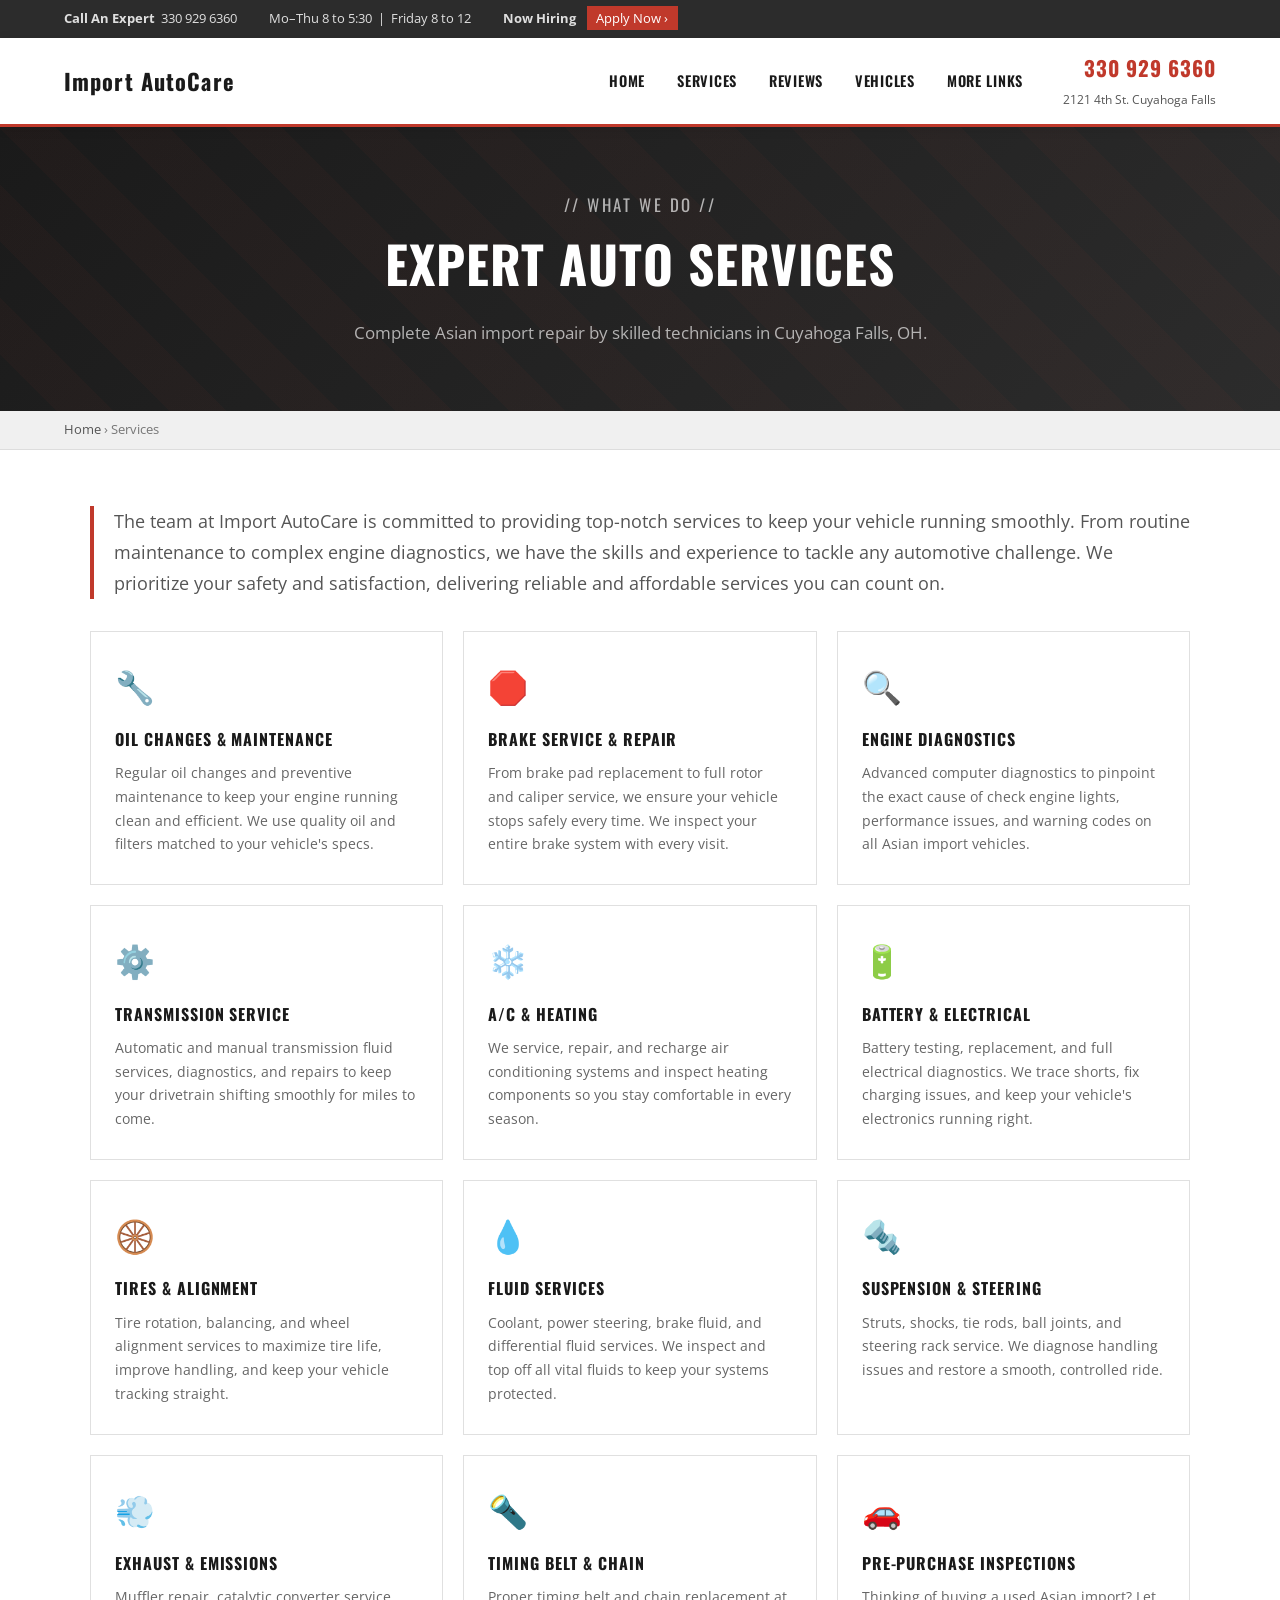
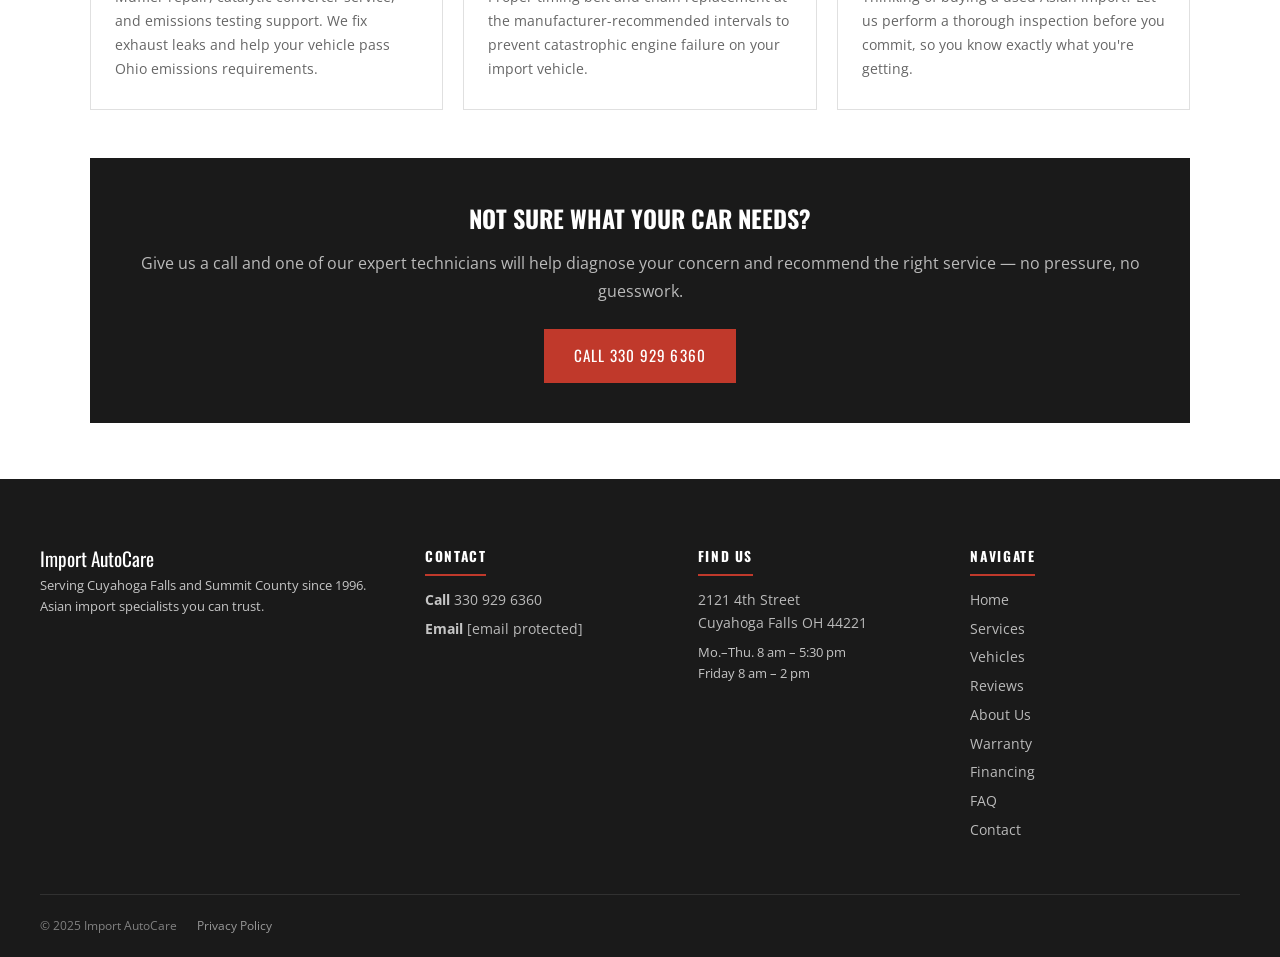
<file: services.html>
<!DOCTYPE html>
<html lang="en">
<head>
  <meta charset="UTF-8" />
  <meta name="viewport" content="width=device-width, initial-scale=1.0" />
  <title>Auto Repair Services | Import AutoCare – Cuyahoga Falls OH</title>
  <meta name="description" content="Expert Asian import auto repair services in Cuyahoga Falls, OH. Oil changes, brakes, transmission, diagnostics and more." />
  <link rel="preconnect" href="https://fonts.googleapis.com" />
  <link rel="preconnect" href="https://fonts.gstatic.com" crossorigin />
  <link href="https://fonts.googleapis.com/css2?family=Oswald:wght@400;600;700&family=Open+Sans:wght@400;600&display=swap" rel="stylesheet" />
  <link rel="stylesheet" href="styles.css" />
  <link rel="stylesheet" href="page.css" />
</head>
<body>

  <!-- TOP BAR -->
  <div class="topbar">
    <div class="topbar-inner">
      <span class="topbar-item"><strong>Call An Expert</strong> &nbsp;<a href="tel:3309296360">330 929 6360</a></span>
      <span class="topbar-item">Mo–Thu 8 to 5:30 &nbsp;|&nbsp; Friday 8 to 12</span>
      <span class="topbar-item hiring"><strong>Now Hiring</strong> &nbsp;<a href="/team-application/">Apply Now &rsaquo;</a></span>
    </div>
  </div>

  <!-- HEADER -->
  <header class="site-header">
    <div class="header-inner">
      <a href="/" class="logo"><span class="logo-text">Import AutoCare</span></a>
      <nav class="main-nav" id="mainNav">
        <ul>
          <li><a href="/">Home</a></li>
          <li class="has-dropdown"><a href="services.html">Services</a>
            <ul class="dropdown"><li><a href="services.html">All Services</a></li></ul>
          </li>
          <li class="has-dropdown"><a href="reviews.html">Reviews</a>
            <ul class="dropdown">
              <li><a href="reviews.html">Local</a></li>
              <li><a href="https://maps.app.goo.gl/685YDXmhsiS2AwNK8" target="_blank">Google</a></li>
              <li><a href="https://www.facebook.com/gbadalich" target="_blank">Facebook</a></li>
              <li><a href="http://www.yelp.com/biz/import-auto-care-cuyahoga-falls" target="_blank">Yelp</a></li>
            </ul>
          </li>
          <li><a href="vehicles.html">Vehicles</a></li>
          <li class="has-dropdown"><a href="#">More Links</a>
            <ul class="dropdown">
              <li><a href="about.html">Learn About Us</a></li>
              <li><a href="financing.html">Financing Plans</a></li>
              <li><a href="warranty.html">Our Warranty</a></li>
              <li><a href="contact.html">Contact Us</a></li>
              <li><a href="faq.html">FAQ Library</a></li>
            </ul>
          </li>
        </ul>
      </nav>
      <div class="header-contact">
        <a href="tel:3309296360" class="phone-link">330 929 6360</a>
        <span class="address-mini">2121 4th St. Cuyahoga Falls</span>
      </div>
      <button class="hamburger" id="hamburger" aria-label="Toggle menu">
        <span></span><span></span><span></span>
      </button>
    </div>
  </header>

  <!-- PAGE HERO -->
  <section class="page-hero">
    <div class="page-hero-content">
      <p class="eyebrow">// What We Do //</p>
      <h1>Expert Auto Services</h1>
      <p>Complete Asian import repair by skilled technicians in Cuyahoga Falls, OH.</p>
    </div>
  </section>

  <!-- BREADCRUMB -->
  <div class="breadcrumb"><div class="breadcrumb-inner"><a href="/">Home</a> &rsaquo; Services</div></div>

  <!-- CONTENT -->
  <main class="page-main">
    <div class="page-content-wide">

      <p class="lead">The team at Import AutoCare is committed to providing top-notch services to keep your vehicle running smoothly. From routine maintenance to complex engine diagnostics, we have the skills and experience to tackle any automotive challenge. We prioritize your safety and satisfaction, delivering reliable and affordable services you can count on.</p>

      <div class="service-cards-grid">

        <div class="svc-card">
          <div class="svc-card-icon">🔧</div>
          <h3>Oil Changes &amp; Maintenance</h3>
          <p>Regular oil changes and preventive maintenance to keep your engine running clean and efficient. We use quality oil and filters matched to your vehicle's specs.</p>
        </div>

        <div class="svc-card">
          <div class="svc-card-icon">🛑</div>
          <h3>Brake Service &amp; Repair</h3>
          <p>From brake pad replacement to full rotor and caliper service, we ensure your vehicle stops safely every time. We inspect your entire brake system with every visit.</p>
        </div>

        <div class="svc-card">
          <div class="svc-card-icon">🔍</div>
          <h3>Engine Diagnostics</h3>
          <p>Advanced computer diagnostics to pinpoint the exact cause of check engine lights, performance issues, and warning codes on all Asian import vehicles.</p>
        </div>

        <div class="svc-card">
          <div class="svc-card-icon">⚙️</div>
          <h3>Transmission Service</h3>
          <p>Automatic and manual transmission fluid services, diagnostics, and repairs to keep your drivetrain shifting smoothly for miles to come.</p>
        </div>

        <div class="svc-card">
          <div class="svc-card-icon">❄️</div>
          <h3>A/C &amp; Heating</h3>
          <p>We service, repair, and recharge air conditioning systems and inspect heating components so you stay comfortable in every season.</p>
        </div>

        <div class="svc-card">
          <div class="svc-card-icon">🔋</div>
          <h3>Battery &amp; Electrical</h3>
          <p>Battery testing, replacement, and full electrical diagnostics. We trace shorts, fix charging issues, and keep your vehicle's electronics running right.</p>
        </div>

        <div class="svc-card">
          <div class="svc-card-icon">🛞</div>
          <h3>Tires &amp; Alignment</h3>
          <p>Tire rotation, balancing, and wheel alignment services to maximize tire life, improve handling, and keep your vehicle tracking straight.</p>
        </div>

        <div class="svc-card">
          <div class="svc-card-icon">💧</div>
          <h3>Fluid Services</h3>
          <p>Coolant, power steering, brake fluid, and differential fluid services. We inspect and top off all vital fluids to keep your systems protected.</p>
        </div>

        <div class="svc-card">
          <div class="svc-card-icon">🔩</div>
          <h3>Suspension &amp; Steering</h3>
          <p>Struts, shocks, tie rods, ball joints, and steering rack service. We diagnose handling issues and restore a smooth, controlled ride.</p>
        </div>

        <div class="svc-card">
          <div class="svc-card-icon">💨</div>
          <h3>Exhaust &amp; Emissions</h3>
          <p>Muffler repair, catalytic converter service, and emissions testing support. We fix exhaust leaks and help your vehicle pass Ohio emissions requirements.</p>
        </div>

        <div class="svc-card">
          <div class="svc-card-icon">🔦</div>
          <h3>Timing Belt &amp; Chain</h3>
          <p>Proper timing belt and chain replacement at the manufacturer-recommended intervals to prevent catastrophic engine failure on your import vehicle.</p>
        </div>

        <div class="svc-card">
          <div class="svc-card-icon">🚗</div>
          <h3>Pre-Purchase Inspections</h3>
          <p>Thinking of buying a used Asian import? Let us perform a thorough inspection before you commit, so you know exactly what you're getting.</p>
        </div>

      </div>

      <div class="callout-box">
        <h3>Not sure what your car needs?</h3>
        <p>Give us a call and one of our expert technicians will help diagnose your concern and recommend the right service — no pressure, no guesswork.</p>
        <a href="tel:3309296360" class="btn-primary">Call 330 929 6360</a>
      </div>

    </div>
  </main>

  <!-- FOOTER -->
  <footer class="site-footer">
    <div class="footer-inner">
      <div class="footer-logo-col">
        <span class="footer-logo-text">Import AutoCare</span>
        <p>Serving Cuyahoga Falls and Summit County since 1996. Asian import specialists you can trust.</p>
      </div>
      <div class="footer-col">
        <h4>Contact</h4>
        <ul>
          <li><strong>Call</strong> <a href="tel:3309296360">330 929 6360</a></li>
          <li><strong>Email</strong> <a href="/cdn-cgi/l/email-protection#93f5f2ffffe0f2e6e7fce1f6e3f2fae1d3f4fef2faffbdf0fcfe"><span class="__cf_email__" data-cfemail="a7c1c6cbcbd4c6d2d3c8d5c2d7c6ced5e7c0cac6cecb89c4c8ca">[email&#160;protected]</span></a></li>
        </ul>
      </div>
      <div class="footer-col">
        <h4>Find Us</h4>
        <address><a href="https://maps.app.goo.gl/685YDXmhsiS2AwNK8" target="_blank">2121 4th Street<br />Cuyahoga Falls OH 44221</a></address>
        <p class="footer-hours">Mo.–Thu. 8 am – 5:30 pm<br />Friday 8 am – 2 pm</p>
      </div>
      <div class="footer-col">
        <h4>Navigate</h4>
        <ul>
          <li><a href="/">Home</a></li>
          <li><a href="services.html">Services</a></li>
          <li><a href="vehicles.html">Vehicles</a></li>
          <li><a href="reviews.html">Reviews</a></li>
          <li><a href="about.html">About Us</a></li>
          <li><a href="warranty.html">Warranty</a></li>
          <li><a href="financing.html">Financing</a></li>
          <li><a href="faq.html">FAQ</a></li>
          <li><a href="contact.html">Contact</a></li>
        </ul>
      </div>
    </div>
    <div class="footer-bottom">
      <span>© 2025 Import AutoCare</span>
      <span><a href="privacy.html">Privacy Policy</a></span>
      <span>
</file>
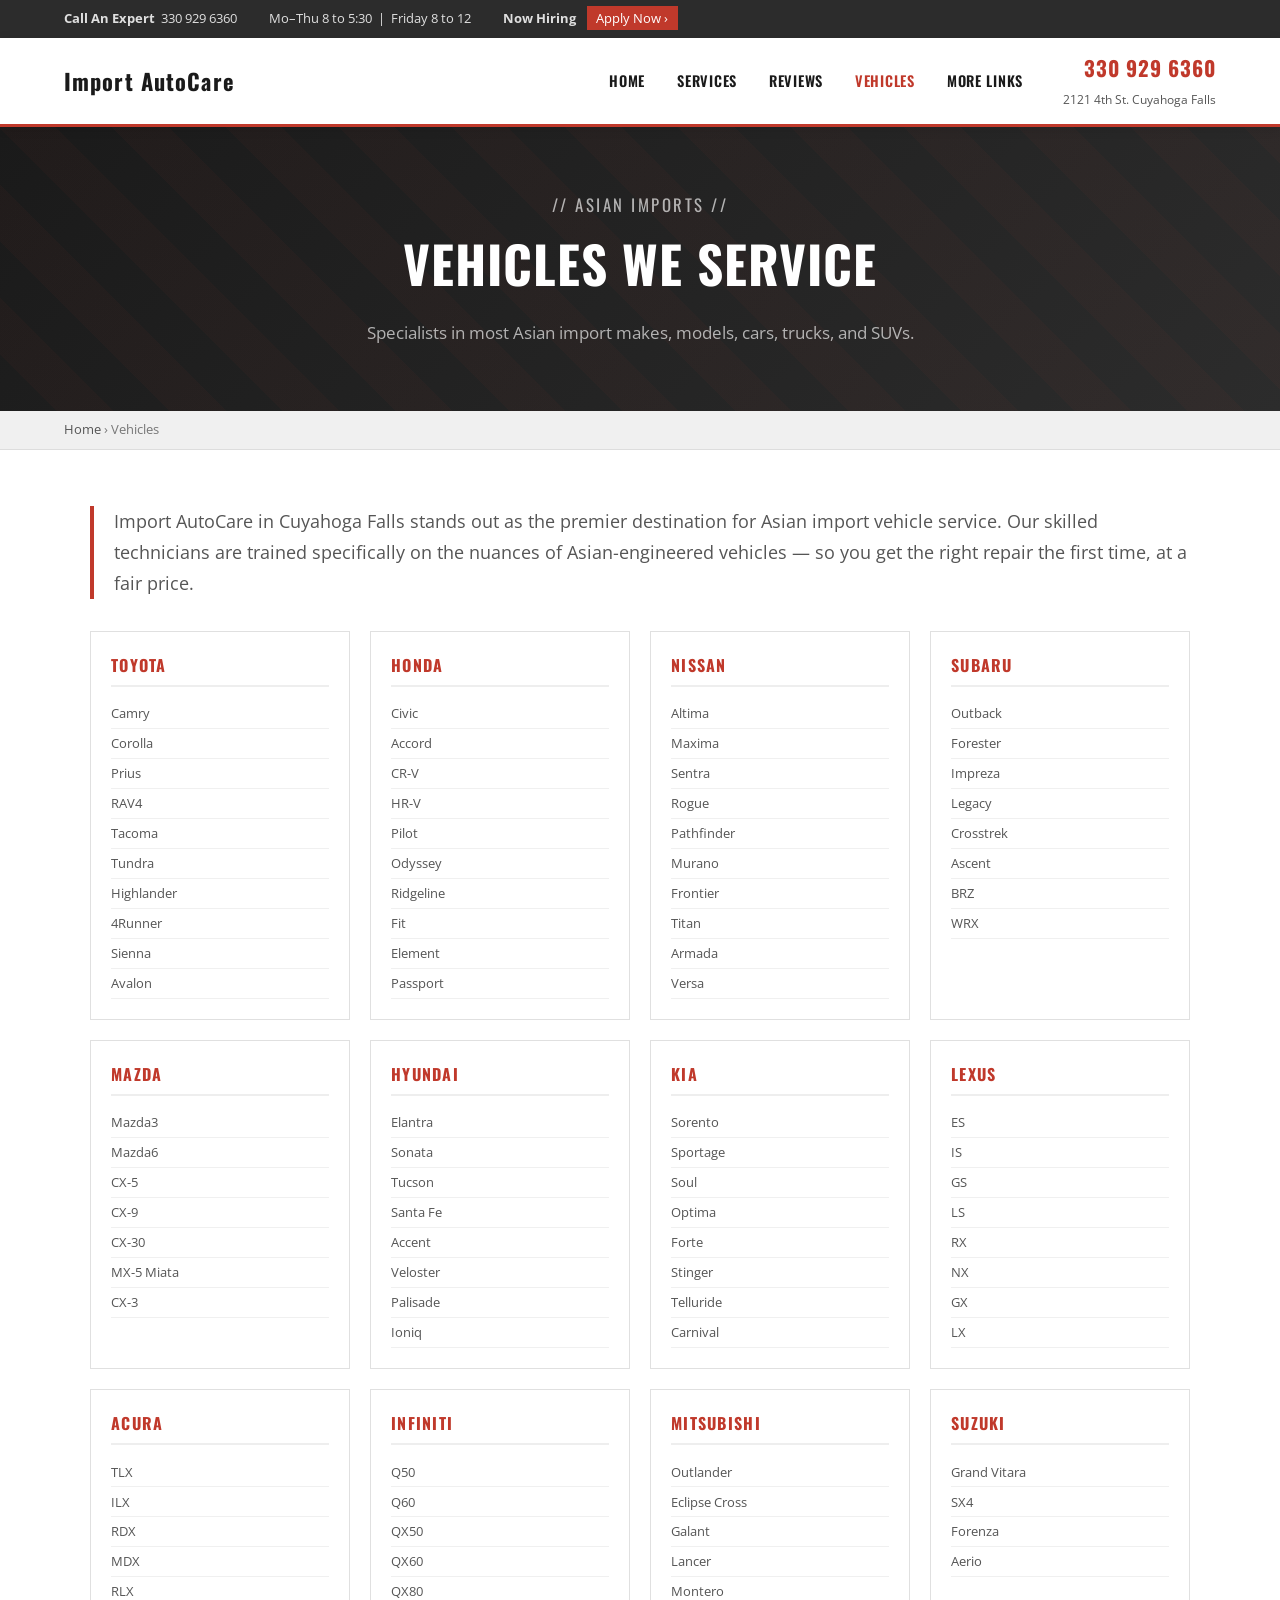
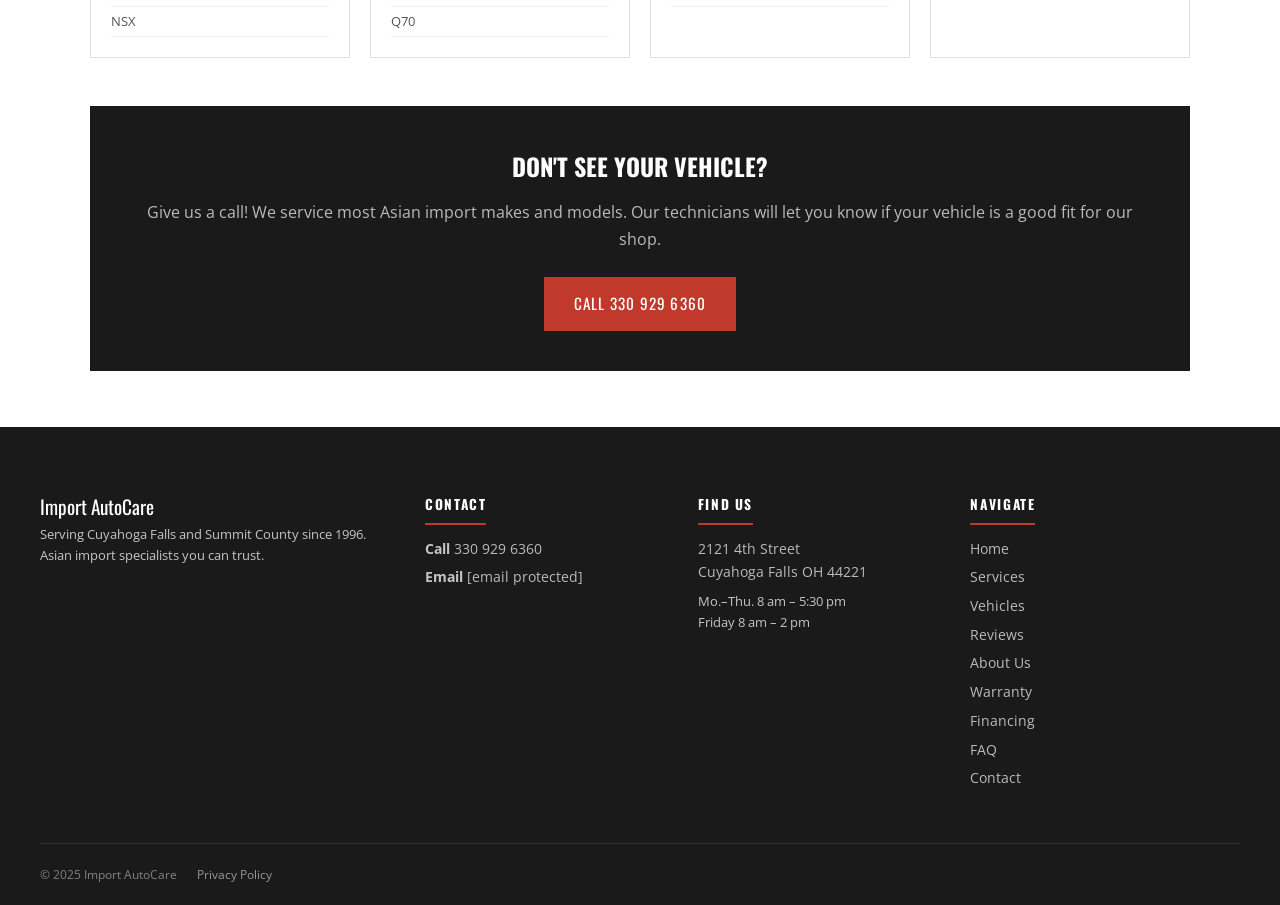
<file: vehicles.html>
<!DOCTYPE html>
<html lang="en">
<head>
  <meta charset="UTF-8" />
  <meta name="viewport" content="width=device-width, initial-scale=1.0" />
  <title>Asian Import Vehicles We Service | Import AutoCare – Cuyahoga Falls OH</title>
  <meta name="description" content="Import AutoCare services Toyota, Honda, Nissan, Subaru, Mazda, Hyundai, Kia, Lexus, Acura and more in Cuyahoga Falls, OH." />
  <link rel="preconnect" href="https://fonts.googleapis.com" />
  <link rel="preconnect" href="https://fonts.gstatic.com" crossorigin />
  <link href="https://fonts.googleapis.com/css2?family=Oswald:wght@400;600;700&family=Open+Sans:wght@400;600&display=swap" rel="stylesheet" />
  <link rel="stylesheet" href="styles.css" />
  <link rel="stylesheet" href="page.css" />
</head>
<body>

  <div class="topbar">
    <div class="topbar-inner">
      <span class="topbar-item"><strong>Call An Expert</strong> &nbsp;<a href="tel:3309296360">330 929 6360</a></span>
      <span class="topbar-item">Mo–Thu 8 to 5:30 &nbsp;|&nbsp; Friday 8 to 12</span>
      <span class="topbar-item hiring"><strong>Now Hiring</strong> &nbsp;<a href="../team-application/">Apply Now &rsaquo;</a></span>
    </div>
  </div>

  <header class="site-header">
    <div class="header-inner">
      <a href="/" class="logo"><span class="logo-text">Import AutoCare</span></a>
      <nav class="main-nav" id="mainNav">
        <ul>
          <li><a href="/">Home</a></li>
          <li><a href="services.html">Services</a></li>
          <li><a href="reviews.html">Reviews</a></li>
          <li><a href="vehicles.html" class="active">Vehicles</a></li>
          <li class="has-dropdown"><a href="#">More Links</a>
            <ul class="dropdown">
              <li><a href="about.html">Learn About Us</a></li>
              <li><a href="financing.html">Financing Plans</a></li>
              <li><a href="warranty.html">Our Warranty</a></li>
              <li><a href="contact.html">Contact Us</a></li>
              <li><a href="faq.html">FAQ Library</a></li>
            </ul>
          </li>
        </ul>
      </nav>
      <div class="header-contact">
        <a href="tel:3309296360" class="phone-link">330 929 6360</a>
        <span class="address-mini">2121 4th St. Cuyahoga Falls</span>
      </div>
      <button class="hamburger" id="hamburger" aria-label="Toggle menu"><span></span><span></span><span></span></button>
    </div>
  </header>

  <section class="page-hero">
    <div class="page-hero-content">
      <p class="eyebrow">// Asian Imports //</p>
      <h1>Vehicles We Service</h1>
      <p>Specialists in most Asian import makes, models, cars, trucks, and SUVs.</p>
    </div>
  </section>

  <div class="breadcrumb"><div class="breadcrumb-inner"><a href="/">Home</a> &rsaquo; Vehicles</div></div>

  <main class="page-main">
    <div class="page-content-wide">

      <p class="lead">Import AutoCare in Cuyahoga Falls stands out as the premier destination for Asian import vehicle service. Our skilled technicians are trained specifically on the nuances of Asian-engineered vehicles — so you get the right repair the first time, at a fair price.</p>

      <div class="vehicles-brand-section">

        <div class="brand-card">
          <div class="brand-card-name">Toyota</div>
          <ul>
            <li>Camry</li><li>Corolla</li><li>Prius</li><li>RAV4</li>
            <li>Tacoma</li><li>Tundra</li><li>Highlander</li><li>4Runner</li>
            <li>Sienna</li><li>Avalon</li>
          </ul>
        </div>

        <div class="brand-card">
          <div class="brand-card-name">Honda</div>
          <ul>
            <li>Civic</li><li>Accord</li><li>CR-V</li><li>HR-V</li>
            <li>Pilot</li><li>Odyssey</li><li>Ridgeline</li><li>Fit</li>
            <li>Element</li><li>Passport</li>
          </ul>
        </div>

        <div class="brand-card">
          <div class="brand-card-name">Nissan</div>
          <ul>
            <li>Altima</li><li>Maxima</li><li>Sentra</li><li>Rogue</li>
            <li>Pathfinder</li><li>Murano</li><li>Frontier</li><li>Titan</li>
            <li>Armada</li><li>Versa</li>
          </ul>
        </div>

        <div class="brand-card">
          <div class="brand-card-name">Subaru</div>
          <ul>
            <li>Outback</li><li>Forester</li><li>Impreza</li><li>Legacy</li>
            <li>Crosstrek</li><li>Ascent</li><li>BRZ</li><li>WRX</li>
          </ul>
        </div>

        <div class="brand-card">
          <div class="brand-card-name">Mazda</div>
          <ul>
            <li>Mazda3</li><li>Mazda6</li><li>CX-5</li><li>CX-9</li>
            <li>CX-30</li><li>MX-5 Miata</li><li>CX-3</li>
          </ul>
        </div>

        <div class="brand-card">
          <div class="brand-card-name">Hyundai</div>
          <ul>
            <li>Elantra</li><li>Sonata</li><li>Tucson</li><li>Santa Fe</li>
            <li>Accent</li><li>Veloster</li><li>Palisade</li><li>Ioniq</li>
          </ul>
        </div>

        <div class="brand-card">
          <div class="brand-card-name">Kia</div>
          <ul>
            <li>Sorento</li><li>Sportage</li><li>Soul</li><li>Optima</li>
            <li>Forte</li><li>Stinger</li><li>Telluride</li><li>Carnival</li>
          </ul>
        </div>

        <div class="brand-card">
          <div class="brand-card-name">Lexus</div>
          <ul>
            <li>ES</li><li>IS</li><li>GS</li><li>LS</li>
            <li>RX</li><li>NX</li><li>GX</li><li>LX</li>
          </ul>
        </div>

        <div class="brand-card">
          <div class="brand-card-name">Acura</div>
          <ul>
            <li>TLX</li><li>ILX</li><li>RDX</li><li>MDX</li>
            <li>RLX</li><li>NSX</li>
          </ul>
        </div>

        <div class="brand-card">
          <div class="brand-card-name">Infiniti</div>
          <ul>
            <li>Q50</li><li>Q60</li><li>QX50</li><li>QX60</li>
            <li>QX80</li><li>Q70</li>
          </ul>
        </div>

        <div class="brand-card">
          <div class="brand-card-name">Mitsubishi</div>
          <ul>
            <li>Outlander</li><li>Eclipse Cross</li><li>Galant</li>
            <li>Lancer</li><li>Montero</li>
          </ul>
        </div>

        <div class="brand-card">
          <div class="brand-card-name">Suzuki</div>
          <ul>
            <li>Grand Vitara</li><li>SX4</li><li>Forenza</li><li>Aerio</li>
          </ul>
        </div>

      </div>

      <div class="callout-box">
        <h3>Don't see your vehicle?</h3>
        <p>Give us a call! We service most Asian import makes and models. Our technicians will let you know if your vehicle is a good fit for our shop.</p>
        <a href="tel:3309296360" class="btn-primary">Call 330 929 6360</a>
      </div>

    </div>
  </main>

  <footer class="site-footer">
    <div class="footer-inner">
      <div class="footer-logo-col">
        <span class="footer-logo-text">Import AutoCare</span>
        <p>Serving Cuyahoga Falls and Summit County since 1996. Asian import specialists you can trust.</p>
      </div>
      <div class="footer-col">
        <h4>Contact</h4>
        <ul>
          <li><strong>Call</strong> <a href="tel:3309296360">330 929 6360</a></li>
          <li><strong>Email</strong> <a href="/cdn-cgi/l/email-protection#4e282f22223d2f3b3a213c2b3e2f273c0e29232f2722602d2123"><span class="__cf_email__" data-cfemail="8ee8efe2e2fdeffbfae1fcebfeefe7fccee9e3efe7e2a0ede1e3">[email&#160;protected]</span></a></li>
        </ul>
      </div>
      <div class="footer-col">
        <h4>Find Us</h4>
        <address><a href="https://maps.app.goo.gl/685YDXmhsiS2AwNK8" target="_blank">2121 4th Street<br />Cuyahoga Falls OH 44221</a></address>
        <p class="footer-hours">Mo.–Thu. 8 am – 5:30 pm<br />Friday 8 am – 2 pm</p>
      </div>
      <div class="footer-col">
        <h4>Navigate</h4>
        <ul>
          <li><a href="/">Home</a></li><li><a href="services.html">Services</a></li>
          <li><a href="vehicles.html">Vehicles</a></li><li><a href="reviews.html">Reviews</a></li>
          <li><a href="about.html">About Us</a></li><li><a href="warranty.html">Warranty</a></li>
          <li><a href="financing.html">Financing</a></li><li><a href="faq.html">FAQ</a></li>
          <li><a href="contact.html">Contact</a></li>
        </ul>
      </div>
    </div>
    <div class="footer-bottom">
      <span>© 2025 Import AutoCare</span>
      <span><a href="privacy.html">Privacy Policy</a></span>
      <span>
</file>
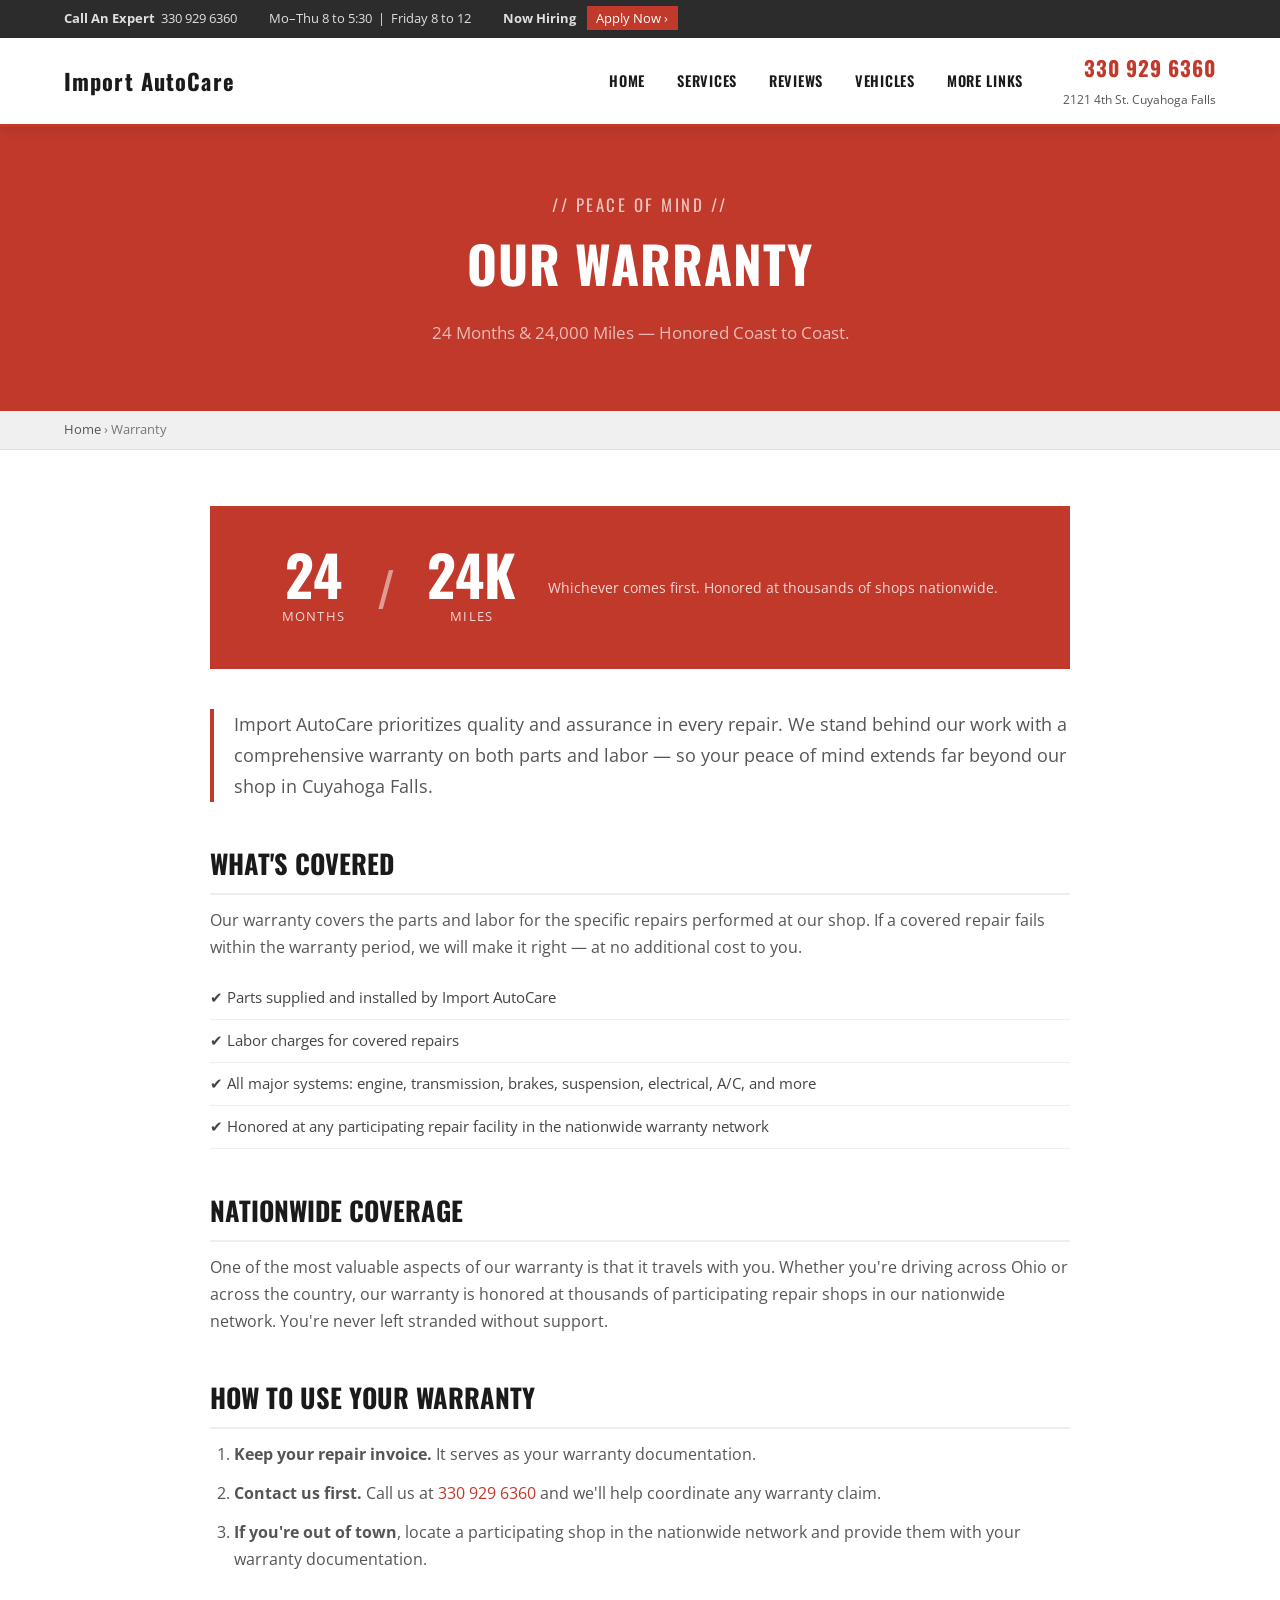
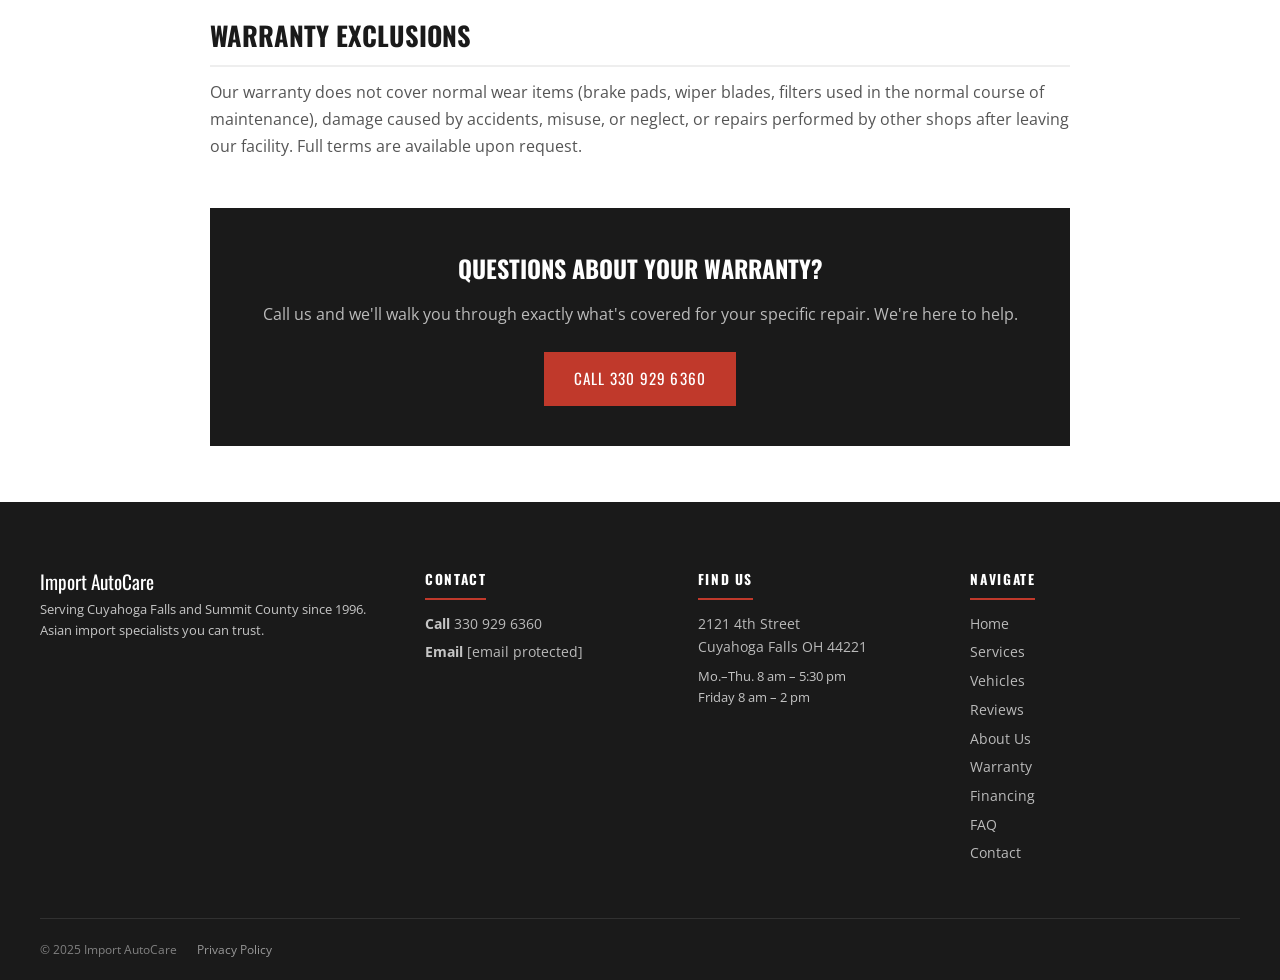
<file: warranty.html>
<!DOCTYPE html>
<html lang="en">
<head>
  <meta charset="UTF-8" />
  <meta name="viewport" content="width=device-width, initial-scale=1.0" />
  <title>Warranty Details | Import AutoCare – Cuyahoga Falls OH</title>
  <meta name="description" content="Import AutoCare offers a 2-year / 24,000-mile nationwide warranty on parts and labor. The best warranty in Summit County." />
  <link rel="preconnect" href="https://fonts.googleapis.com" />
  <link rel="preconnect" href="https://fonts.gstatic.com" crossorigin />
  <link href="https://fonts.googleapis.com/css2?family=Oswald:wght@400;600;700&family=Open+Sans:wght@400;600&display=swap" rel="stylesheet" />
  <link rel="stylesheet" href="styles.css" />
  <link rel="stylesheet" href="page.css" />
</head>
<body>

  <div class="topbar">
    <div class="topbar-inner">
      <span class="topbar-item"><strong>Call An Expert</strong> &nbsp;<a href="tel:3309296360">330 929 6360</a></span>
      <span class="topbar-item">Mo–Thu 8 to 5:30 &nbsp;|&nbsp; Friday 8 to 12</span>
      <span class="topbar-item hiring"><strong>Now Hiring</strong> &nbsp;<a href="../team-application/">Apply Now &rsaquo;</a></span>
    </div>
  </div>

  <header class="site-header">
    <div class="header-inner">
      <a href="/" class="logo"><span class="logo-text">Import AutoCare</span></a>
      <nav class="main-nav" id="mainNav">
        <ul>
          <li><a href="/">Home</a></li>
          <li><a href="services.html">Services</a></li>
          <li><a href="reviews.html">Reviews</a></li>
          <li><a href="vehicles.html">Vehicles</a></li>
          <li class="has-dropdown"><a href="#">More Links</a>
            <ul class="dropdown">
              <li><a href="about.html">Learn About Us</a></li>
              <li><a href="financing.html">Financing Plans</a></li>
              <li><a href="warranty.html" class="active">Our Warranty</a></li>
              <li><a href="contact.html">Contact Us</a></li>
              <li><a href="faq.html">FAQ Library</a></li>
            </ul>
          </li>
        </ul>
      </nav>
      <div class="header-contact">
        <a href="tel:3309296360" class="phone-link">330 929 6360</a>
        <span class="address-mini">2121 4th St. Cuyahoga Falls</span>
      </div>
      <button class="hamburger" id="hamburger" aria-label="Toggle menu"><span></span><span></span><span></span></button>
    </div>
  </header>

  <section class="page-hero" style="background:#c0392b;">
    <div class="page-hero-content">
      <p class="eyebrow" style="color:rgba(255,255,255,.7)">// Peace of Mind //</p>
      <h1>Our Warranty</h1>
      <p>24 Months &amp; 24,000 Miles — Honored Coast to Coast.</p>
    </div>
  </section>

  <div class="breadcrumb"><div class="breadcrumb-inner"><a href="/">Home</a> &rsaquo; Warranty</div></div>

  <main class="page-main">
    <div class="page-content">

      <div class="warranty-highlight-box">
        <div class="warranty-stat"><span class="ws-num">24</span><span class="ws-label">Months</span></div>
        <div class="warranty-divider">/</div>
        <div class="warranty-stat"><span class="ws-num">24K</span><span class="ws-label">Miles</span></div>
        <p>Whichever comes first. Honored at thousands of shops nationwide.</p>
      </div>

      <p class="lead">Import AutoCare prioritizes quality and assurance in every repair. We stand behind our work with a comprehensive warranty on both parts and labor — so your peace of mind extends far beyond our shop in Cuyahoga Falls.</p>

      <h2>What's Covered</h2>
      <p>Our warranty covers the parts and labor for the specific repairs performed at our shop. If a covered repair fails within the warranty period, we will make it right — at no additional cost to you.</p>

      <ul class="warranty-list">
        <li>✔ Parts supplied and installed by Import AutoCare</li>
        <li>✔ Labor charges for covered repairs</li>
        <li>✔ All major systems: engine, transmission, brakes, suspension, electrical, A/C, and more</li>
        <li>✔ Honored at any participating repair facility in the nationwide warranty network</li>
      </ul>

      <h2>Nationwide Coverage</h2>
      <p>One of the most valuable aspects of our warranty is that it travels with you. Whether you're driving across Ohio or across the country, our warranty is honored at thousands of participating repair shops in our nationwide network. You're never left stranded without support.</p>

      <h2>How to Use Your Warranty</h2>
      <ol class="warranty-steps">
        <li><strong>Keep your repair invoice.</strong> It serves as your warranty documentation.</li>
        <li><strong>Contact us first.</strong> Call us at <a href="tel:3309296360">330 929 6360</a> and we'll help coordinate any warranty claim.</li>
        <li><strong>If you're out of town</strong>, locate a participating shop in the nationwide network and provide them with your warranty documentation.</li>
      </ol>

      <h2>Warranty Exclusions</h2>
      <p>Our warranty does not cover normal wear items (brake pads, wiper blades, filters used in the normal course of maintenance), damage caused by accidents, misuse, or neglect, or repairs performed by other shops after leaving our facility. Full terms are available upon request.</p>

      <div class="callout-box">
        <h3>Questions about your warranty?</h3>
        <p>Call us and we'll walk you through exactly what's covered for your specific repair. We're here to help.</p>
        <a href="tel:3309296360" class="btn-primary">Call 330 929 6360</a>
      </div>

    </div>
  </main>

  <footer class="site-footer">
    <div class="footer-inner">
      <div class="footer-logo-col">
        <span class="footer-logo-text">Import AutoCare</span>
        <p>Serving Cuyahoga Falls and Summit County since 1996. Asian import specialists you can trust.</p>
      </div>
      <div class="footer-col">
        <h4>Contact</h4>
        <ul>
          <li><strong>Call</strong> <a href="tel:3309296360">330 929 6360</a></li>
          <li><strong>Email</strong> <a href="/cdn-cgi/l/email-protection#ee888f82829d8f9b9a819c8b9e8f879cae89838f8782c08d8183"><span class="__cf_email__" data-cfemail="7016111c1c031105041f02150011190230171d11191c5e131f1d">[email&#160;protected]</span></a></li>
        </ul>
      </div>
      <div class="footer-col">
        <h4>Find Us</h4>
        <address><a href="https://maps.app.goo.gl/685YDXmhsiS2AwNK8" target="_blank">2121 4th Street<br />Cuyahoga Falls OH 44221</a></address>
        <p class="footer-hours">Mo.–Thu. 8 am – 5:30 pm<br />Friday 8 am – 2 pm</p>
      </div>
      <div class="footer-col">
        <h4>Navigate</h4>
        <ul>
          <li><a href="/">Home</a></li><li><a href="services.html">Services</a></li>
          <li><a href="vehicles.html">Vehicles</a></li><li><a href="reviews.html">Reviews</a></li>
          <li><a href="about.html">About Us</a></li><li><a href="warranty.html">Warranty</a></li>
          <li><a href="financing.html">Financing</a></li><li><a href="faq.html">FAQ</a></li>
          <li><a href="contact.html">Contact</a></li>
        </ul>
      </div>
    </div>
    <div class="footer-bottom">
      <span>© 2025 Import AutoCare</span>
      <span><a href="privacy.html">Privacy Policy</a></span>
      <span>
</file>
<file: styles.css>
/* ============================================================
   Import AutoCare – Stylesheet
   Replication of https://www.import-autocare.com/
   ============================================================ */

/* ── Reset & Base ── */
*, *::before, *::after { box-sizing: border-box; margin: 0; padding: 0; }

:root {
  --red:      #c0392b;
  --red-dark: #962d22;
  --dark:     #1a1a1a;
  --charcoal: #2c2c2c;
  --mid:      #555;
  --light:    #f5f5f5;
  --white:    #ffffff;
  --border:   #ddd;
  --font-head: 'Oswald', sans-serif;
  --font-body: 'Open Sans', sans-serif;
}

html { scroll-behavior: smooth; }

body {
  font-family: var(--font-body);
  font-size: 16px;
  color: var(--dark);
  background: var(--white);
  line-height: 1.7;
}

a { color: var(--red); text-decoration: none; transition: color .2s; }
a:hover { color: var(--red-dark); text-decoration: underline; }

ul { list-style: none; }

img { max-width: 100%; display: block; }

/* ── Utility ── */
.eyebrow {
  font-family: var(--font-head);
  font-size: .8rem;
  letter-spacing: .15em;
  text-transform: uppercase;
  color: var(--red);
  margin-bottom: .5rem;
}

.btn-primary {
  display: inline-block;
  background: var(--red);
  color: var(--white);
  font-family: var(--font-head);
  font-size: .95rem;
  letter-spacing: .08em;
  text-transform: uppercase;
  padding: .75rem 1.75rem;
  border: 2px solid var(--red);
  transition: background .2s, color .2s;
  text-decoration: none;
}
.btn-primary:hover { background: var(--red-dark); border-color: var(--red-dark); color: var(--white); text-decoration: none; }

.btn-outline {
  display: inline-block;
  background: transparent;
  color: var(--white);
  font-family: var(--font-head);
  font-size: .85rem;
  letter-spacing: .08em;
  text-transform: uppercase;
  padding: .55rem 1.25rem;
  border: 2px solid rgba(255,255,255,.6);
  transition: all .2s;
  text-decoration: none;
}
.btn-outline:hover { background: var(--white); color: var(--dark); text-decoration: none; }

.btn-outline.dark {
  color: var(--dark);
  border-color: var(--dark);
}
.btn-outline.dark:hover { background: var(--dark); color: var(--white); }


/* ============================================================
   TOP BAR
   ============================================================ */
.topbar {
  background: var(--charcoal);
  color: rgba(255,255,255,.85);
  font-size: .8rem;
  padding: .5rem 0;
}
.topbar-inner {
  max-width: 1200px;
  margin: 0 auto;
  padding: 0 1.5rem;
  display: flex;
  gap: 2rem;
  flex-wrap: wrap;
  align-items: center;
}
.topbar-item a { color: rgba(255,255,255,.85); }
.topbar-item a:hover { color: var(--white); text-decoration: underline; }
.topbar-item.hiring a {
  background: var(--red);
  color: var(--white);
  padding: .2rem .6rem;
  margin-left: .3rem;
}
.topbar-item.hiring a:hover { background: var(--red-dark); text-decoration: none; }


/* ============================================================
   HEADER / NAV
   ============================================================ */
.site-header {
  background: var(--white);
  border-bottom: 3px solid var(--red);
  position: sticky;
  top: 0;
  z-index: 1000;
  box-shadow: 0 2px 10px rgba(0,0,0,.12);
}
.header-inner {
  max-width: 1200px;
  margin: 0 auto;
  padding: .75rem 1.5rem;
  display: flex;
  align-items: center;
  gap: 1.5rem;
}

/* Logo */
.logo img { height: 56px; width: auto; }
.logo-text {
  font-family: var(--font-head);
  font-size: 1.4rem;
  font-weight: 700;
  color: var(--dark);
  letter-spacing: .05em;
}

/* Nav */
.main-nav { margin-left: auto; }
.main-nav > ul { display: flex; gap: 0; }
.main-nav > ul > li { position: relative; }
.main-nav > ul > li > a {
  display: block;
  padding: .75rem 1rem;
  font-family: var(--font-head);
  font-size: .9rem;
  font-weight: 600;
  letter-spacing: .05em;
  text-transform: uppercase;
  color: var(--dark);
  transition: color .2s, background .2s;
}
.main-nav > ul > li > a:hover,
.main-nav > ul > li:focus-within > a {
  color: var(--red);
  background: var(--light);
  text-decoration: none;
}

/* Dropdown */
.dropdown {
  display: none;
  position: absolute;
  top: 100%;
  left: 0;
  background: var(--dark);
  min-width: 200px;
  box-shadow: 0 6px 18px rgba(0,0,0,.25);
  z-index: 500;
}
.has-dropdown:hover .dropdown,
.has-dropdown:focus-within .dropdown { display: block; }
.dropdown li a {
  display: block;
  padding: .6rem 1rem;
  color: rgba(255,255,255,.85);
  font-size: .85rem;
  font-family: var(--font-body);
  border-bottom: 1px solid rgba(255,255,255,.07);
}
.dropdown li a:hover { background: var(--red); color: var(--white); text-decoration: none; }

/* Header contact */
.header-contact {
  text-align: right;
  flex-shrink: 0;
}
.phone-link {
  display: block;
  font-family: var(--font-head);
  font-size: 1.3rem;
  font-weight: 700;
  color: var(--red);
  letter-spacing: .05em;
  text-decoration: none;
}
.phone-link:hover { color: var(--red-dark); }
.address-mini { font-size: .75rem; color: var(--mid); }

/* Hamburger */
.hamburger {
  display: none;
  flex-direction: column;
  gap: 5px;
  background: none;
  border: none;
  cursor: pointer;
  padding: .4rem;
  margin-left: auto;
}
.hamburger span {
  display: block;
  width: 26px;
  height: 3px;
  background: var(--dark);
  border-radius: 2px;
  transition: transform .3s, opacity .3s;
}
.hamburger.open span:nth-child(1) { transform: translateY(8px) rotate(45deg); }
.hamburger.open span:nth-child(2) { opacity: 0; }
.hamburger.open span:nth-child(3) { transform: translateY(-8px) rotate(-45deg); }


/* ============================================================
   HERO
   ============================================================ */
.hero {
  position: relative;
  min-height: 80vh;
  background: linear-gradient(135deg, #111 0%, #2a2a2a 100%);
  display: flex;
  align-items: center;
  overflow: hidden;
}
.hero::before {
  content: '';
  position: absolute;
  inset: 0;
  background: url('images/hero-bg.webp') center/cover no-repeat;
  opacity: .35;
}
.hero-overlay {
  position: absolute;
  inset: 0;
  background: linear-gradient(to right, rgba(0,0,0,.75) 40%, rgba(0,0,0,.25));
}
.hero-content {
  position: relative;
  z-index: 2;
  max-width: 1200px;
  margin: 0 auto;
  padding: 5rem 1.5rem 4rem;
  width: 100%;
}
.hero-eyebrow {
  font-family: var(--font-head);
  font-size: .85rem;
  letter-spacing: .2em;
  color: var(--red);
  margin-bottom: 1rem;
  text-transform: uppercase;
}
.hero h1 {
  font-family: var(--font-head);
  font-size: clamp(2.8rem, 6vw, 5rem);
  font-weight: 700;
  color: var(--white);
  line-height: 1.05;
  text-transform: uppercase;
  margin-bottom: 1.25rem;
  letter-spacing: .02em;
}
.hero-phone {
  display: inline-block;
  font-family: var(--font-head);
  font-size: 1.8rem;
  color: var(--white);
  background: var(--red);
  padding: .4rem 1.25rem;
  margin-bottom: 2.5rem;
  letter-spacing: .05em;
  text-decoration: none;
  transition: background .2s;
}
.hero-phone:hover { background: var(--red-dark); color: var(--white); text-decoration: none; }

.hero-cards {
  display: grid;
  grid-template-columns: repeat(3, 1fr);
  gap: 1.25rem;
  max-width: 860px;
}
.hero-card {
  background: rgba(255,255,255,.08);
  border: 1px solid rgba(255,255,255,.15);
  backdrop-filter: blur(6px);
  padding: 1.5rem;
  transition: background .2s;
}
.hero-card:hover { background: rgba(255,255,255,.13); }
.hero-card h3 {
  font-family: var(--font-head);
  font-size: 1rem;
  font-weight: 600;
  color: var(--white);
  text-transform: uppercase;
  letter-spacing: .06em;
  margin-bottom: .5rem;
  border-bottom: 2px solid var(--red);
  padding-bottom: .4rem;
}
.hero-card p {
  color: rgba(255,255,255,.75);
  font-size: .85rem;
  margin-bottom: 1rem;
}


/* ============================================================
   ABOUT SPLIT
   ============================================================ */
.about-split {
  display: grid;
  grid-template-columns: 1fr 1.1fr;
  min-height: 480px;
}
.about-image {
  position: relative;
  background: var(--charcoal);
  overflow: hidden;
}
.about-image img {
  width: 100%;
  height: 100%;
  object-fit: cover;
}
.years-badge {
  position: absolute;
  bottom: 2rem;
  left: 2rem;
  background: var(--red);
  color: var(--white);
  padding: 1rem 1.5rem;
  text-align: center;
  box-shadow: 4px 4px 0 rgba(0,0,0,.3);
}
.years-num {
  display: block;
  font-family: var(--font-head);
  font-size: 3rem;
  font-weight: 700;
  line-height: 1;
}
.years-label {
  font-size: .75rem;
  text-transform: uppercase;
  letter-spacing: .1em;
}
.about-text {
  padding: 4rem 3rem;
  background: var(--white);
}
.about-text h2 {
  font-family: var(--font-head);
  font-size: 2.2rem;
  font-weight: 700;
  text-transform: uppercase;
  color: var(--dark);
  margin-bottom: 1.25rem;
}
.about-text p { color: var(--mid); margin-bottom: 1rem; }
.check-list { margin-top: 1.25rem; display: grid; grid-template-columns: 1fr 1fr; gap: .4rem .75rem; }
.check-list li {
  font-family: var(--font-head);
  font-size: .9rem;
  letter-spacing: .04em;
  color: var(--dark);
  padding-left: 1.25rem;
  position: relative;
}
.check-list li::before {
  content: '✔';
  position: absolute;
  left: 0;
  color: var(--red);
  font-size: .8rem;
}


/* ============================================================
   REVIEWS
   ============================================================ */
.reviews-section { background: var(--light); padding: 5rem 1.5rem; }
.reviews-header {
  max-width: 800px;
  margin: 0 auto 3rem;
  text-align: center;
}
.reviews-header h2 {
  font-family: var(--font-head);
  font-size: 2rem;
  text-transform: uppercase;
  margin-bottom: 1rem;
  color: var(--dark);
}
.reviews-header p { color: var(--mid); margin-bottom: 1.5rem; }
.reviews-grid {
  max-width: 1100px;
  margin: 0 auto 3rem;
  display: grid;
  grid-template-columns: repeat(3, 1fr);
  gap: 1.5rem;
}
.review-card {
  background: var(--white);
  padding: 2rem;
  border-top: 4px solid var(--red);
  box-shadow: 0 2px 12px rgba(0,0,0,.06);
}
.stars { color: #f0a500; font-size: 1.1rem; margin-bottom: .75rem; }
.review-card p { color: var(--mid); font-style: italic; margin-bottom: 1rem; }
.reviewer { font-size: .8rem; font-weight: 600; color: var(--dark); text-transform: uppercase; letter-spacing: .05em; }
.reviews-reputation {
  max-width: 700px;
  margin: 0 auto;
  text-align: center;
}
.reviews-reputation h3 {
  font-family: var(--font-head);
  font-size: 1.5rem;
  text-transform: uppercase;
  margin-bottom: .75rem;
}
.reviews-reputation p { color: var(--mid); margin-bottom: 1.5rem; }


/* ============================================================
   SERVICES
   ============================================================ */
.services-section { background: var(--dark); padding: 5rem 1.5rem; color: var(--white); }
.services-inner { max-width: 1000px; margin: 0 auto; text-align: center; }
.services-inner h2 {
  font-family: var(--font-head);
  font-size: 2rem;
  text-transform: uppercase;
  margin-bottom: 1rem;
  color: var(--white);
}
.services-inner > p { color: rgba(255,255,255,.7); max-width: 700px; margin: 0 auto 2.5rem; }
.services-grid {
  display: grid;
  grid-template-columns: repeat(4, 1fr);
  gap: 1.25rem;
  margin-bottom: 2.5rem;
}
.service-item {
  background: rgba(255,255,255,.05);
  border: 1px solid rgba(255,255,255,.1);
  padding: 1.5rem 1rem;
  transition: background .2s;
}
.service-item:hover { background: rgba(192,57,43,.25); border-color: var(--red); }
.svc-icon { font-size: 1.75rem; display: block; margin-bottom: .5rem; }
.service-item h4 {
  font-family: var(--font-head);
  font-size: .9rem;
  text-transform: uppercase;
  letter-spacing: .06em;
  color: var(--white);
}


/* ============================================================
   WARRANTY
   ============================================================ */
.warranty-section {
  background: var(--red);
  padding: 5rem 1.5rem;
  color: var(--white);
  text-align: center;
}
.warranty-inner { max-width: 800px; margin: 0 auto; }
.warranty-inner h2 {
  font-family: var(--font-head);
  font-size: 2rem;
  text-transform: uppercase;
  margin-bottom: 1rem;
}
.warranty-headline { font-size: 1.1rem; margin-bottom: 1rem; }
.warranty-inner p { color: rgba(255,255,255,.85); margin-bottom: 1.5rem; }
.warranty-section .btn-primary {
  background: var(--white);
  color: var(--red);
  border-color: var(--white);
}
.warranty-section .btn-primary:hover { background: var(--dark); color: var(--white); border-color: var(--dark); }


/* ============================================================
   VEHICLES
   ============================================================ */
.vehicles-section { background: var(--white); padding: 5rem 1.5rem; text-align: center; }
.vehicles-inner { max-width: 900px; margin: 0 auto; }
.vehicles-inner h2 {
  font-family: var(--font-head);
  font-size: 2rem;
  text-transform: uppercase;
  margin-bottom: 1rem;
  color: var(--dark);
}
.vehicles-inner > p { color: var(--mid); max-width: 650px; margin: 0 auto 2.5rem; }
.brand-grid {
  display: flex;
  flex-wrap: wrap;
  gap: .75rem;
  justify-content: center;
  margin-bottom: 2.5rem;
}
.brand-item {
  font-family: var(--font-head);
  font-size: .9rem;
  font-weight: 600;
  text-transform: uppercase;
  letter-spacing: .06em;
  padding: .5rem 1.1rem;
  border: 2px solid var(--dark);
  color: var(--dark);
  transition: all .2s;
  cursor: default;
}
.brand-item:hover { background: var(--dark); color: var(--white); }


/* ============================================================
   HOURS + VOTED
   ============================================================ */
.hours-voted {
  display: grid;
  grid-template-columns: 380px 1fr;
  background: var(--light);
}
.hours-block {
  background: var(--charcoal);
  color: var(--white);
  padding: 4rem 3rem;
}
.hours-block h3 {
  font-family: var(--font-head);
  font-size: 1.4rem;
  text-transform: uppercase;
  margin-bottom: 1.5rem;
  border-bottom: 2px solid var(--red);
  padding-bottom: .6rem;
}
.hours-list li {
  display: flex;
  justify-content: space-between;
  padding: .6rem 0;
  border-bottom: 1px solid rgba(255,255,255,.08);
  font-size: .9rem;
  color: rgba(255,255,255,.85);
}
.hours-list li span:first-child { font-weight: 600; }

.voted-block { padding: 4rem 3rem; }
.voted-block h2 {
  font-family: var(--font-head);
  font-size: 1.9rem;
  text-transform: uppercase;
  margin-bottom: 1rem;
  color: var(--dark);
}
.voted-block > p { color: var(--mid); margin-bottom: 2rem; }
.cta-pair { display: grid; grid-template-columns: 1fr 1fr; gap: 1.25rem; margin-bottom: 1.5rem; }
.cta-card {
  border: 2px solid var(--border);
  padding: 1.5rem;
}
.cta-card h4 {
  font-family: var(--font-head);
  font-size: .9rem;
  text-transform: uppercase;
  letter-spacing: .07em;
  color: var(--red);
  margin-bottom: .4rem;
}
.cta-card p { font-size: .85rem; color: var(--mid); margin-bottom: .6rem; }
.cta-card a { font-size: .85rem; font-weight: 600; color: var(--dark); }
.cta-card a:hover { color: var(--red); }
.location-tag { font-family: var(--font-head); font-size: .9rem; color: var(--mid); letter-spacing: .05em; }


/* ============================================================
   FOOTER
   ============================================================ */
.site-footer { background: var(--dark); color: rgba(255,255,255,.75); padding: 4rem 1.5rem 0; }
.footer-inner {
  max-width: 1200px;
  margin: 0 auto;
  display: grid;
  grid-template-columns: 1.5fr 1fr 1fr 1.2fr;
  gap: 3rem;
  padding-bottom: 3rem;
  border-bottom: 1px solid rgba(255,255,255,.1);
}
.footer-logo-col a { display: inline-block; margin-bottom: 1rem; }
.footer-logo-col img { height: 50px; }
.footer-logo-text { font-family: var(--font-head); font-size: 1.2rem; color: var(--white); }
.footer-logo-col p { font-size: .83rem; line-height: 1.6; }

.footer-col h4 {
  font-family: var(--font-head);
  font-size: .85rem;
  text-transform: uppercase;
  letter-spacing: .12em;
  color: var(--white);
  margin-bottom: .75rem;
  border-bottom: 2px solid var(--red);
  padding-bottom: .4rem;
  display: inline-block;
}
.footer-col ul li { margin-bottom: .35rem; font-size: .85rem; }
.footer-col a { color: rgba(255,255,255,.7); }
.footer-col a:hover { color: var(--white); text-decoration: underline; }
.footer-col address { font-style: normal; font-size: .85rem; margin-bottom: .5rem; }
.footer-hours { font-size: .82rem; line-height: 1.6; }

.footer-nav-list { columns: 2; column-gap: .5rem; }
.footer-nav-list li { font-size: .8rem; margin-bottom: .25rem; }

.footer-bottom {
  max-width: 1200px;
  margin: 0 auto;
  padding: 1.25rem 0;
  display: flex;
  flex-wrap: wrap;
  gap: 1.25rem;
  font-size: .78rem;
  color: rgba(255,255,255,.45);
}
.footer-bottom a { color: rgba(255,255,255,.55); }
.footer-bottom a:hover { color: var(--white); }


/* ============================================================
   RESPONSIVE
   ============================================================ */
@media (max-width: 1024px) {
  .hero-cards { grid-template-columns: 1fr 1fr; }
  .about-split { grid-template-columns: 1fr; }
  .about-image { min-height: 300px; }
  .hours-voted { grid-template-columns: 1fr; }
  .footer-inner { grid-template-columns: 1fr 1fr; }
  .services-grid { grid-template-columns: repeat(4, 1fr); }
}

@media (max-width: 768px) {
  .topbar-inner { flex-direction: column; gap: .25rem; }
  .hamburger { display: flex; }
  .main-nav {
    display: none;
    position: absolute;
    top: 100%;
    left: 0;
    right: 0;
    background: var(--dark);
    padding: 1rem 0;
    border-top: 3px solid var(--red);
  }
  .main-nav.open { display: block; }
  .main-nav > ul { flex-direction: column; }
  .main-nav > ul > li > a { color: var(--white); padding: .75rem 1.5rem; }
  .dropdown {
    position: static;
    display: block !important;
    background: rgba(255,255,255,.05);
    box-shadow: none;
  }
  .dropdown li a { padding-left: 2.5rem; }
  .header-contact { display: none; }
  .hero h1 { font-size: 2.4rem; }
  .hero-cards { grid-template-columns: 1fr; }
  .about-text { padding: 2.5rem 1.5rem; }
  .check-list { grid-template-columns: 1fr; }
  .reviews-grid { grid-template-columns: 1fr; }
  .services-grid { grid-template-columns: repeat(2, 1fr); }
  .cta-pair { grid-template-columns: 1fr; }
  .footer-inner { grid-template-columns: 1fr; }
  .voted-block { padding: 2.5rem 1.5rem; }
  .hours-block { padding: 2.5rem 1.5rem; }
}

@media (max-width: 480px) {
  .services-grid { grid-template-columns: repeat(2, 1fr); }
  .brand-grid { gap: .5rem; }
}

/* ── Fade-in animation (driven by JS) ── */
.fade-in-ready {
  opacity: 0;
  transform: translateY(20px);
  transition: opacity .5s ease, transform .5s ease;
}
.fade-in-visible {
  opacity: 1;
  transform: translateY(0);
}
</file>
<file: page.css>
/* ============================================================
   page.css – Shared subpage styles
   Import AutoCare
   ============================================================ */

/* ── Page Hero ── */
.page-hero {
  background: linear-gradient(135deg, #1a1a1a 0%, #2c2c2c 100%);
  padding: 4rem 1.5rem;
  text-align: center;
  position: relative;
  overflow: hidden;
}
.page-hero::before {
  content: '';
  position: absolute;
  inset: 0;
  background: repeating-linear-gradient(
    45deg,
    transparent,
    transparent 40px,
    rgba(192,57,43,.04) 40px,
    rgba(192,57,43,.04) 80px
  );
}
.page-hero-content { position: relative; z-index: 1; }
.page-hero h1 {
  font-family: 'Oswald', sans-serif;
  font-size: clamp(2rem, 5vw, 3.2rem);
  font-weight: 700;
  color: #ffffff;
  text-transform: uppercase;
  margin-bottom: .75rem;
  letter-spacing: .02em;
}
.page-hero p {
  color: rgba(255,255,255,.65);
  font-size: 1.05rem;
  max-width: 600px;
  margin: 0 auto;
}

/* ── Breadcrumb ── */
.breadcrumb {
  background: #f0f0f0;
  border-bottom: 1px solid #ddd;
  font-size: .8rem;
  padding: .5rem 0;
}
.breadcrumb-inner {
  max-width: 1200px;
  margin: 0 auto;
  padding: 0 1.5rem;
  color: #777;
}
.breadcrumb a { color: #555; }
.breadcrumb a:hover { color: var(--red, #c0392b); }

/* ── Active nav link ── */
.main-nav a.active { color: var(--red, #c0392b) !important; }

/* ── Page main layout ── */
.page-main { padding: 3.5rem 1.5rem; }

.page-content {
  max-width: 860px;
  margin: 0 auto;
}
.page-content-wide {
  max-width: 1100px;
  margin: 0 auto;
}

/* ── Typography ── */
.lead {
  font-size: 1.1rem;
  color: #444;
  line-height: 1.75;
  margin-bottom: 2rem;
  border-left: 4px solid var(--red, #c0392b);
  padding-left: 1.25rem;
}

.page-content h2,
.page-content-wide h2 {
  font-family: 'Oswald', sans-serif;
  font-size: 1.65rem;
  font-weight: 700;
  text-transform: uppercase;
  color: #1a1a1a;
  margin: 2.5rem 0 .75rem;
  padding-bottom: .4rem;
  border-bottom: 2px solid #eee;
}

.page-content p,
.page-content-wide p {
  color: #555;
  margin-bottom: 1rem;
}

.page-content ul,
.page-content ol { margin-bottom: 1.5rem; }

/* ── Services grid ── */
.service-cards-grid {
  display: grid;
  grid-template-columns: repeat(3, 1fr);
  gap: 1.25rem;
  margin: 2rem 0;
}
.svc-card {
  border: 1px solid #e0e0e0;
  padding: 1.75rem 1.5rem;
  transition: border-color .2s, box-shadow .2s;
}
.svc-card:hover {
  border-color: var(--red, #c0392b);
  box-shadow: 0 4px 16px rgba(192,57,43,.1);
}
.svc-card-icon { font-size: 2rem; margin-bottom: .75rem; }
.svc-card h3 {
  font-family: 'Oswald', sans-serif;
  font-size: 1rem;
  text-transform: uppercase;
  letter-spacing: .06em;
  color: #1a1a1a;
  margin-bottom: .5rem;
}
.svc-card p { font-size: .875rem; color: #666; margin: 0; }

/* ── Callout box ── */
.callout-box {
  background: #1a1a1a;
  color: #fff;
  padding: 2.5rem;
  margin-top: 3rem;
  text-align: center;
}
.callout-box h3 {
  font-family: 'Oswald', sans-serif;
  font-size: 1.5rem;
  text-transform: uppercase;
  margin-bottom: .75rem;
}
.callout-box p { color: rgba(255,255,255,.7); margin-bottom: 1.5rem; }

/* ── Vehicles brand cards ── */
.vehicles-brand-section {
  display: grid;
  grid-template-columns: repeat(4, 1fr);
  gap: 1.25rem;
  margin: 2rem 0;
}
.brand-card {
  border: 1px solid #e0e0e0;
  padding: 1.25rem;
}
.brand-card-name {
  font-family: 'Oswald', sans-serif;
  font-size: 1rem;
  font-weight: 700;
  text-transform: uppercase;
  letter-spacing: .08em;
  color: var(--red, #c0392b);
  border-bottom: 2px solid #eee;
  padding-bottom: .4rem;
  margin-bottom: .75rem;
}
.brand-card ul { list-style: none; padding: 0; }
.brand-card li {
  font-size: .83rem;
  color: #555;
  padding: .2rem 0;
  border-bottom: 1px solid #f0f0f0;
}

/* ── Reviews page ── */
.review-platform-links {
  display: flex;
  flex-wrap: wrap;
  gap: .75rem;
  margin-bottom: 2.5rem;
}
.platform-btn {
  display: inline-block;
  padding: .65rem 1.25rem;
  font-family: 'Oswald', sans-serif;
  font-size: .85rem;
  font-weight: 600;
  text-transform: uppercase;
  letter-spacing: .06em;
  text-decoration: none;
  border: 2px solid;
  transition: all .2s;
}
.platform-btn.google  { border-color: #4285f4; color: #4285f4; }
.platform-btn.google:hover  { background: #4285f4; color: #fff; text-decoration: none; }
.platform-btn.facebook{ border-color: #3b5998; color: #3b5998; }
.platform-btn.facebook:hover{ background: #3b5998; color: #fff; text-decoration: none; }
.platform-btn.yelp    { border-color: #d32323; color: #d32323; }
.platform-btn.yelp:hover    { background: #d32323; color: #fff; text-decoration: none; }
.platform-btn.share   { border-color: #1a1a1a; color: #1a1a1a; }
.platform-btn.share:hover   { background: #1a1a1a; color: #fff; text-decoration: none; }

.reviews-page-grid {
  display: grid;
  grid-template-columns: repeat(3, 1fr);
  gap: 1.5rem;
  margin-bottom: 3rem;
}
.review-page-card {
  background: #fff;
  border: 1px solid #e0e0e0;
  border-top: 4px solid var(--red, #c0392b);
  padding: 1.75rem;
  box-shadow: 0 2px 8px rgba(0,0,0,.05);
}
.rpc-stars { color: #f0a500; margin-bottom: .6rem; font-size: 1rem; }
.review-page-card p { font-style: italic; color: #555; font-size: .88rem; margin-bottom: .75rem; }
.rpc-source { font-size: .75rem; font-weight: 600; text-transform: uppercase; letter-spacing: .06em; color: #888; }

/* ── Warranty highlight ── */
.warranty-highlight-box {
  background: var(--red, #c0392b);
  color: #fff;
  display: flex;
  align-items: center;
  justify-content: center;
  gap: 2rem;
  padding: 2.5rem;
  margin-bottom: 2.5rem;
  text-align: center;
}
.warranty-stat {}
.ws-num {
  display: block;
  font-family: 'Oswald', sans-serif;
  font-size: 3.5rem;
  font-weight: 700;
  line-height: 1;
}
.ws-label {
  font-size: .8rem;
  text-transform: uppercase;
  letter-spacing: .1em;
  opacity: .8;
}
.warranty-divider {
  font-family: 'Oswald', sans-serif;
  font-size: 3rem;
  opacity: .5;
}
.warranty-highlight-box p { color: rgba(255,255,255,.8); font-size: .9rem; margin: 0; }

.warranty-list { list-style: none; padding: 0; margin: 1rem 0 2rem; }
.warranty-list li {
  padding: .5rem 0;
  border-bottom: 1px solid #eee;
  color: #444;
  font-size: .95rem;
}

.warranty-steps { padding-left: 1.5rem; color: #555; }
.warranty-steps li { margin-bottom: .75rem; }

/* ── Financing benefit cards ── */
.financing-benefits {
  display: grid;
  grid-template-columns: repeat(2, 1fr);
  gap: 1.25rem;
  margin: 2rem 0;
}
.fin-card {
  border: 1px solid #e0e0e0;
  padding: 1.75rem;
}
.fin-icon { font-size: 2rem; margin-bottom: .75rem; }
.fin-card h3 {
  font-family: 'Oswald', sans-serif;
  font-size: 1rem;
  text-transform: uppercase;
  letter-spacing: .06em;
  color: #1a1a1a;
  margin-bottom: .4rem;
}
.fin-card p { font-size: .875rem; color: #666; margin: 0; }

/* ── About values grid ── */
.about-values-grid {
  display: grid;
  grid-template-columns: repeat(2, 1fr);
  gap: 1.25rem;
  margin: 2rem 0;
}
.value-card {
  background: #f9f9f9;
  border-left: 4px solid var(--red, #c0392b);
  padding: 1.5rem;
}
.value-icon { font-size: 1.75rem; margin-bottom: .5rem; }
.value-card h3 {
  font-family: 'Oswald', sans-serif;
  font-size: 1rem;
  text-transform: uppercase;
  letter-spacing: .06em;
  color: #1a1a1a;
  margin-bottom: .4rem;
}
.value-card p { font-size: .875rem; color: #666; margin: 0; }

/* ── FAQ ── */
.faq-list { margin: 1.5rem 0 3rem; }
.faq-item {
  border-bottom: 1px solid #e0e0e0;
}
.faq-item summary {
  font-family: 'Oswald', sans-serif;
  font-size: 1rem;
  font-weight: 600;
  text-transform: uppercase;
  letter-spacing: .04em;
  color: #1a1a1a;
  padding: 1rem .25rem;
  cursor: pointer;
  list-style: none;
  display: flex;
  justify-content: space-between;
  align-items: center;
  transition: color .2s;
}
.faq-item summary:hover { color: var(--red, #c0392b); }
.faq-item summary::after {
  content: '+';
  font-size: 1.4rem;
  font-weight: 400;
  color: var(--red, #c0392b);
  transition: transform .3s;
  flex-shrink: 0;
}
.faq-item[open] summary::after { transform: rotate(45deg); }
.faq-item p {
  padding: .25rem .25rem 1.25rem;
  color: #555;
  font-size: .93rem;
  line-height: 1.7;
  margin: 0;
}

/* ── Contact page ── */
.contact-grid {
  display: grid;
  grid-template-columns: 1fr 1.2fr;
  gap: 3rem;
  margin-bottom: 3rem;
}
.contact-info-col h2,
.contact-form-col h2 {
  font-family: 'Oswald', sans-serif;
  font-size: 1.65rem;
  text-transform: uppercase;
  color: #1a1a1a;
  margin-bottom: .5rem;
  border-bottom: 2px solid #eee;
  padding-bottom: .4rem;
}
.contact-info-col > p,
.contact-form-col > p { color: #666; margin-bottom: 1.75rem; }

.contact-block {
  display: flex;
  gap: 1rem;
  align-items: flex-start;
  margin-bottom: 1.75rem;
  padding-bottom: 1.75rem;
  border-bottom: 1px solid #eee;
}
.contact-icon { font-size: 1.5rem; flex-shrink: 0; margin-top: .1rem; }
.contact-block h4 {
  font-family: 'Oswald', sans-serif;
  font-size: .85rem;
  text-transform: uppercase;
  letter-spacing: .1em;
  color: var(--red, #c0392b);
  margin-bottom: .25rem;
}
.contact-block p { font-size: .85rem; color: #666; margin: .25rem 0 0; line-height: 1.5; }
.contact-block a { color: #333; }
.contact-block a:hover { color: var(--red, #c0392b); }
.big-phone {
  display: block;
  font-family: 'Oswald', sans-serif;
  font-size: 1.5rem;
  font-weight: 700;
  color: var(--red, #c0392b);
  text-decoration: none;
  margin-bottom: .25rem;
}
.contact-block address { font-style: normal; font-size: .9rem; }

.hours-table { border-collapse: collapse; font-size: .85rem; margin-top: .25rem; }
.hours-table td { padding: .25rem .75rem .25rem 0; color: #555; }
.hours-table td:first-child { font-weight: 600; color: #333; min-width: 100px; }

/* Contact form */
.contact-form { margin-top: .5rem; }
.form-row { display: grid; grid-template-columns: 1fr 1fr; gap: 1rem; }
.form-group { margin-bottom: 1rem; }
.form-group label {
  display: block;
  font-size: .82rem;
  font-weight: 600;
  text-transform: uppercase;
  letter-spacing: .06em;
  color: #333;
  margin-bottom: .35rem;
}
.form-group input,
.form-group textarea {
  width: 100%;
  padding: .65rem .9rem;
  border: 1px solid #ccc;
  font-family: 'Open Sans', sans-serif;
  font-size: .9rem;
  color: #333;
  transition: border-color .2s;
  outline: none;
}
.form-group input:focus,
.form-group textarea:focus { border-color: var(--red, #c0392b); }
.form-group textarea { resize: vertical; }
.form-note { font-size: .85rem; }

/* Map */
.map-embed {
  margin-top: 1rem;
  border: 1px solid #ddd;
  overflow: hidden;
}

/* ============================================================
   RESPONSIVE – subpages
   ============================================================ */
@media (max-width: 1024px) {
  .service-cards-grid  { grid-template-columns: repeat(2, 1fr); }
  .vehicles-brand-section { grid-template-columns: repeat(3, 1fr); }
  .reviews-page-grid   { grid-template-columns: repeat(2, 1fr); }
}

@media (max-width: 768px) {
  .service-cards-grid  { grid-template-columns: 1fr; }
  .vehicles-brand-section { grid-template-columns: repeat(2, 1fr); }
  .reviews-page-grid   { grid-template-columns: 1fr; }
  .financing-benefits  { grid-template-columns: 1fr; }
  .about-values-grid   { grid-template-columns: 1fr; }
  .warranty-highlight-box { flex-direction: column; gap: 1rem; }
  .contact-grid        { grid-template-columns: 1fr; }
  .form-row            { grid-template-columns: 1fr; }
  .review-platform-links { flex-direction: column; }
  .platform-btn        { width: 100%; text-align: center; }
}

@media (max-width: 480px) {
  .vehicles-brand-section { grid-template-columns: 1fr 1fr; }
}
</file>
